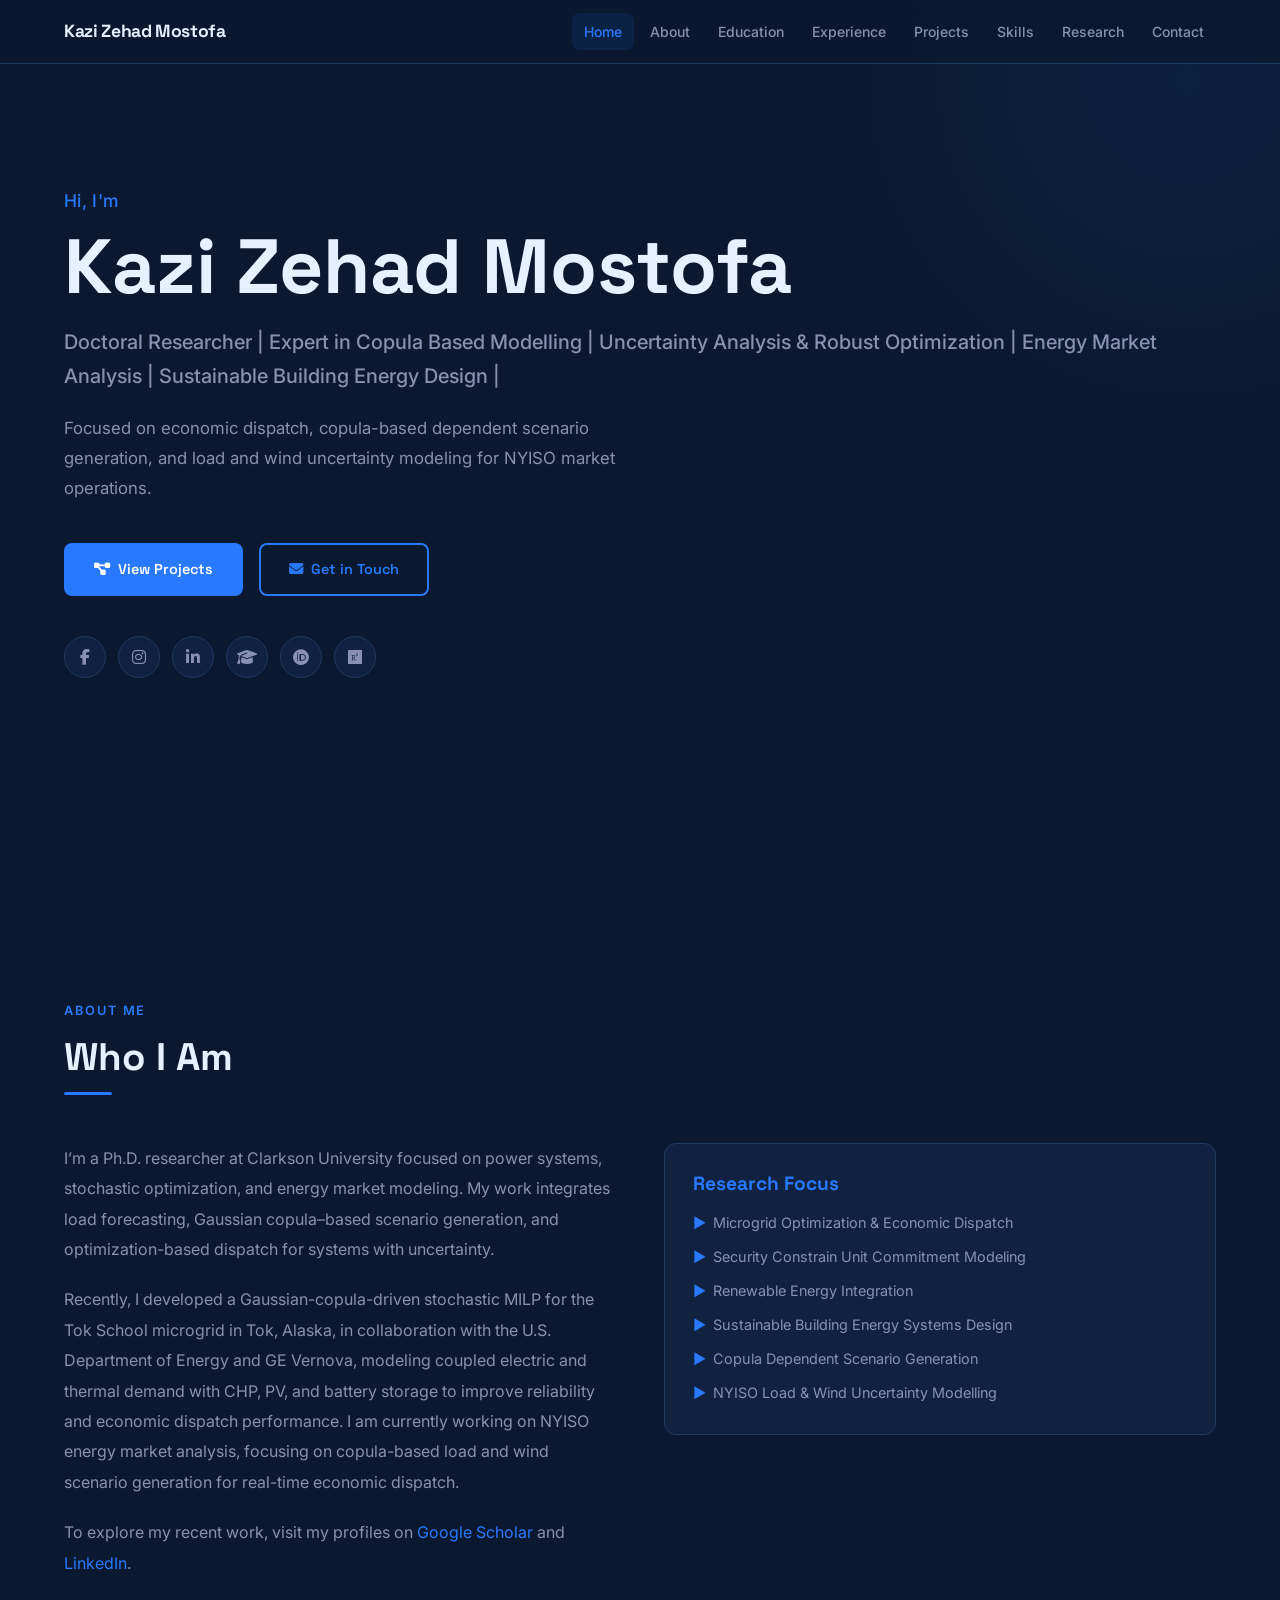
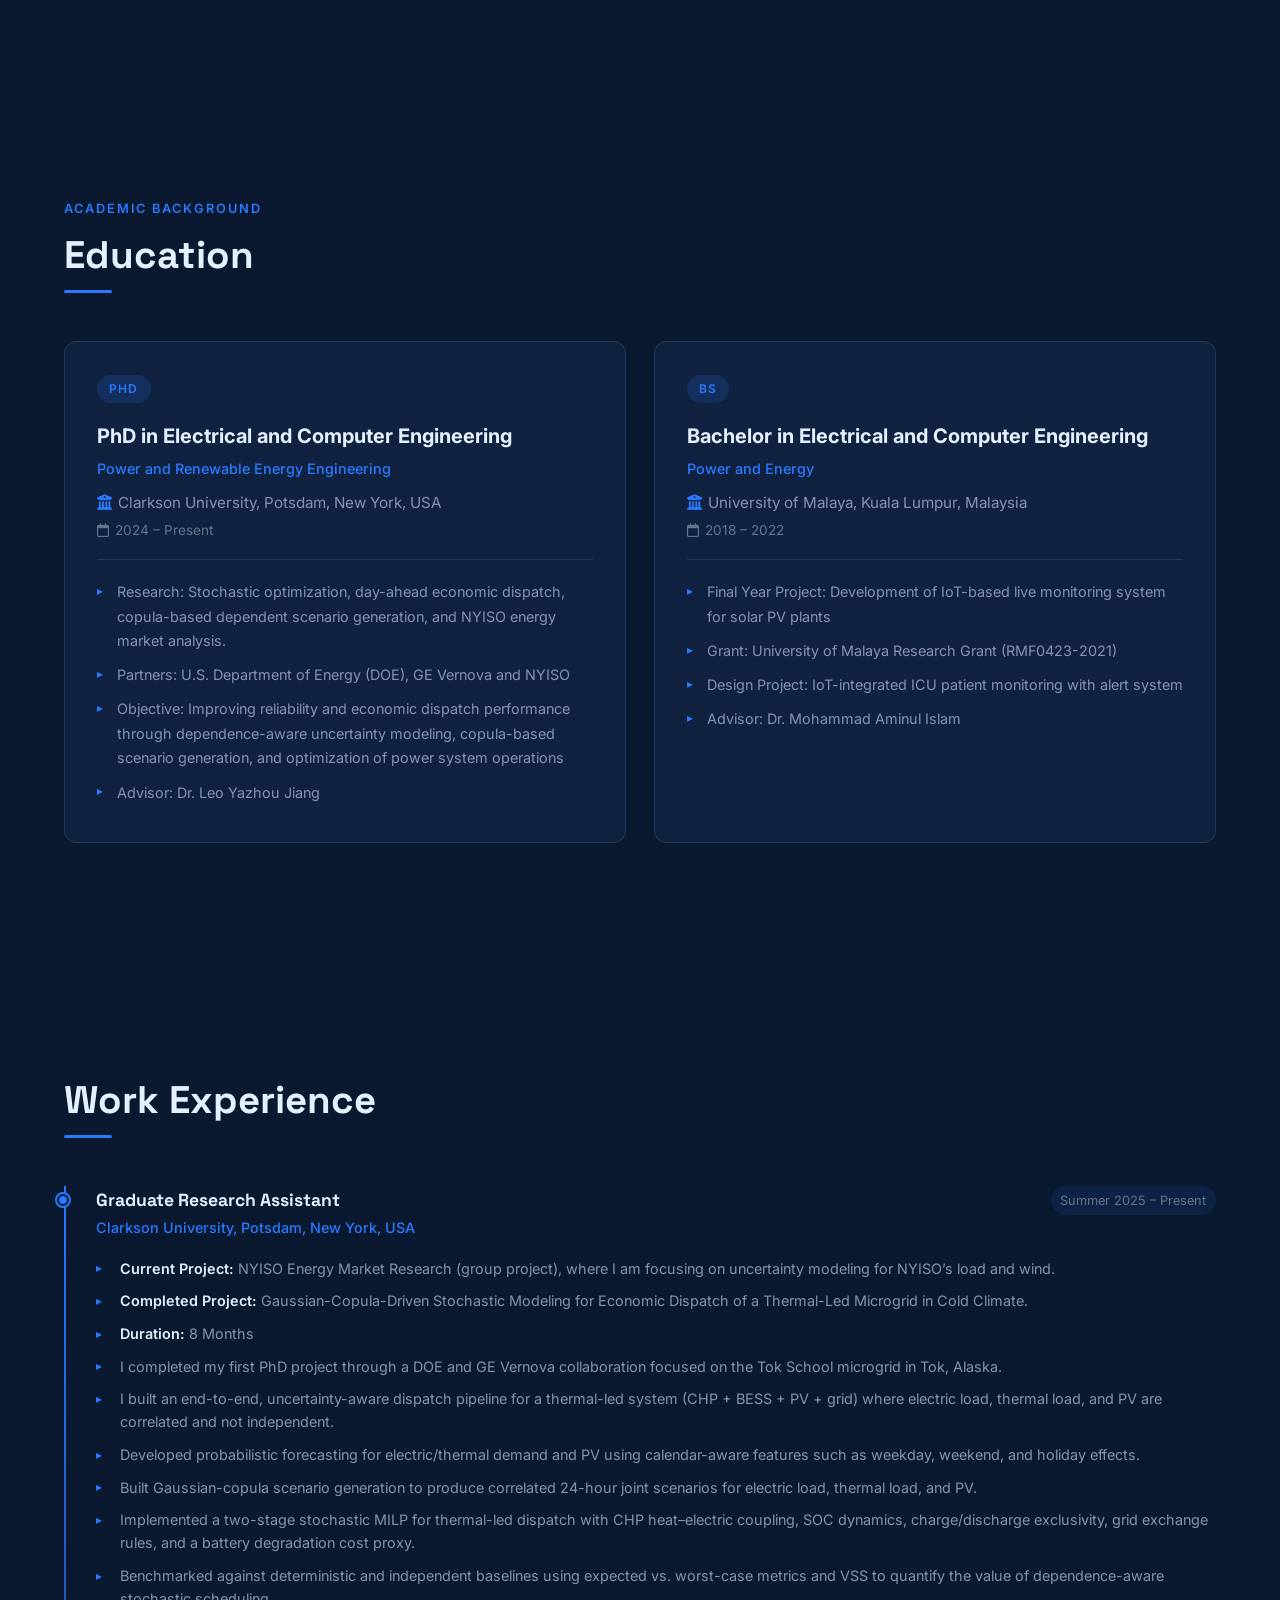
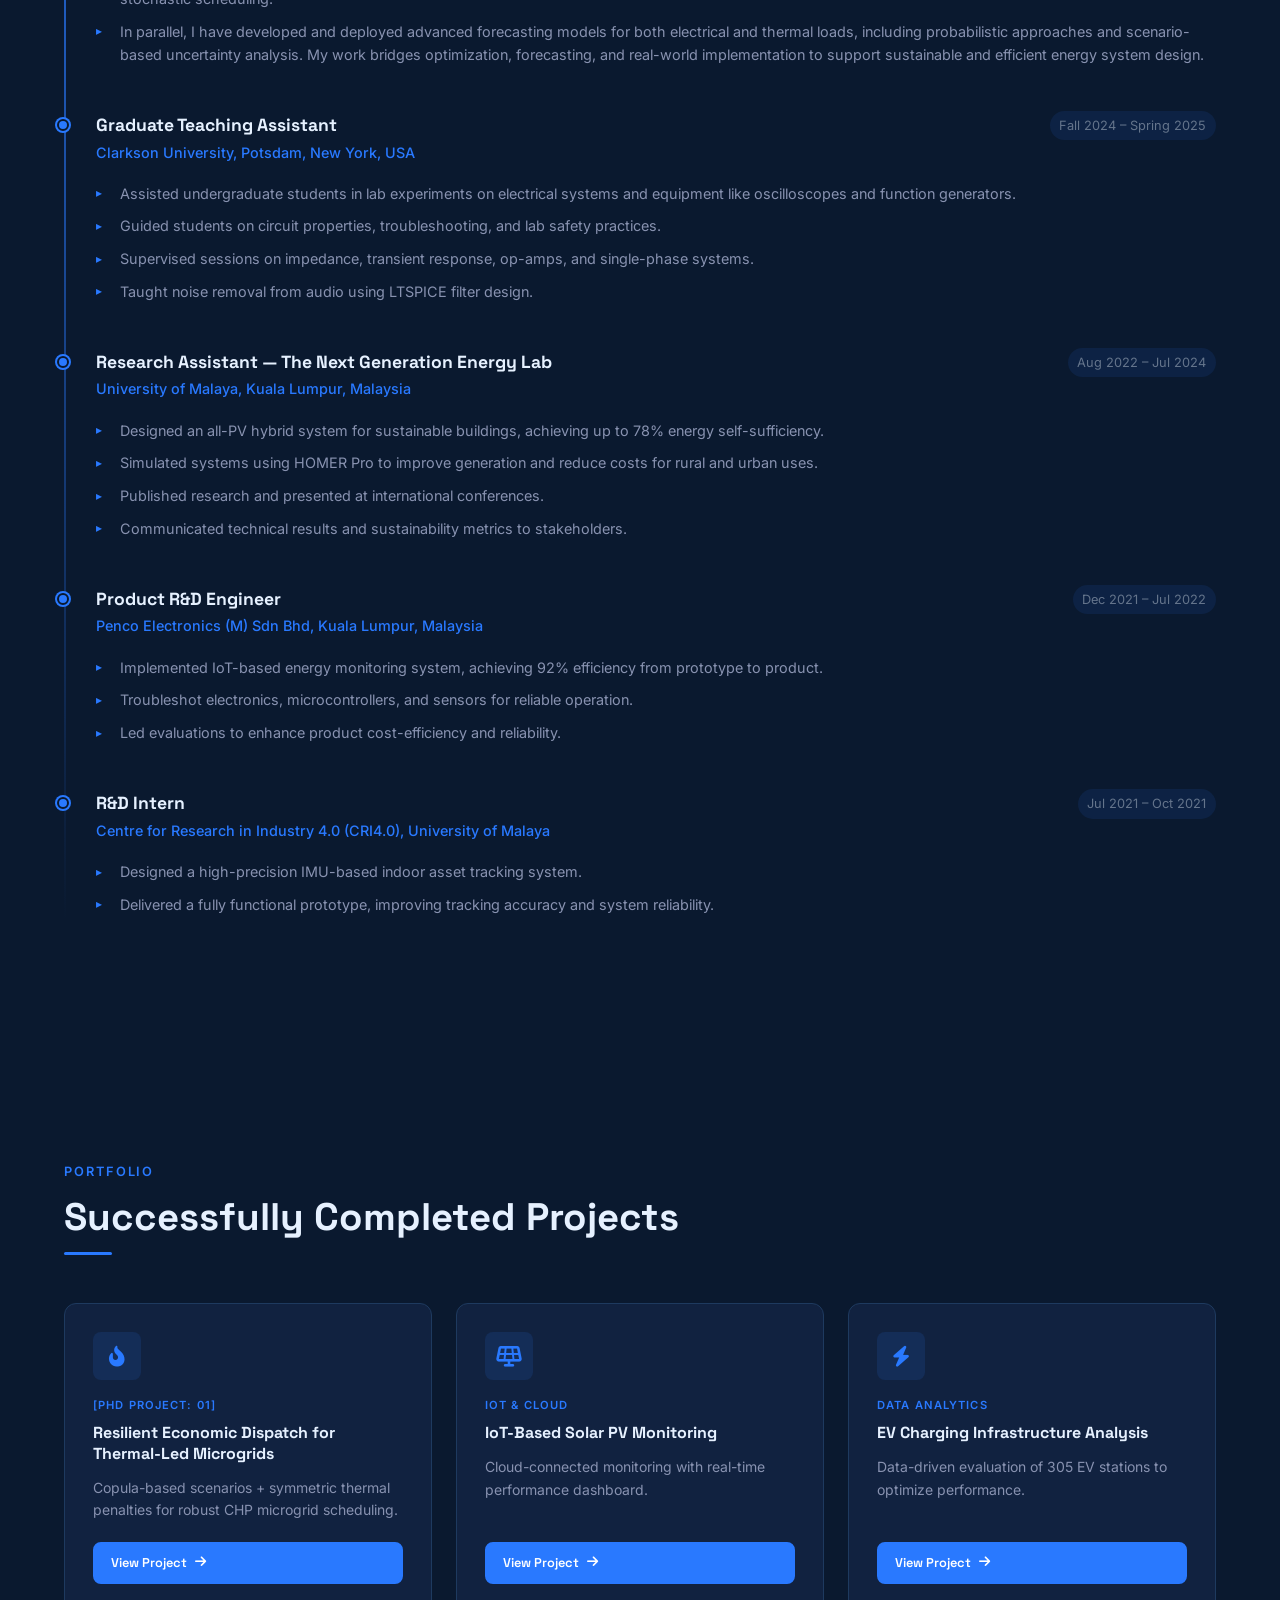
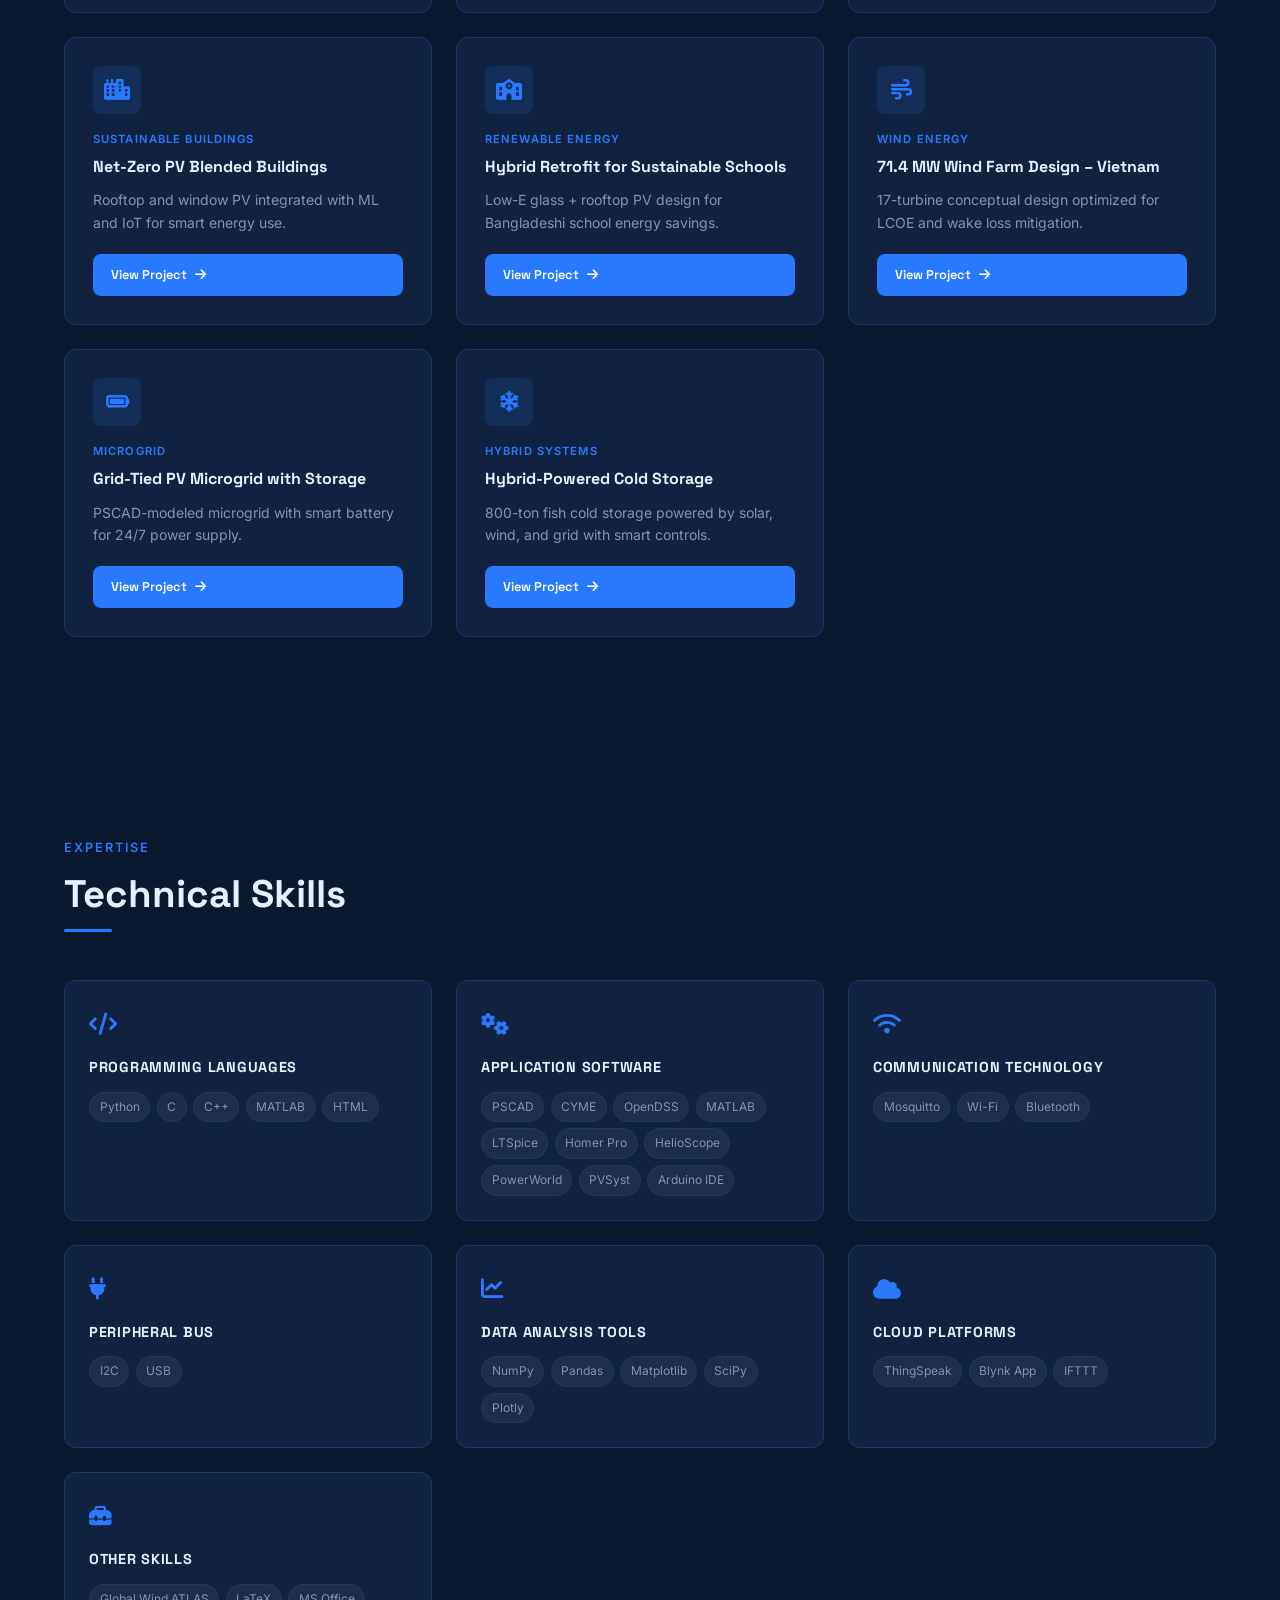
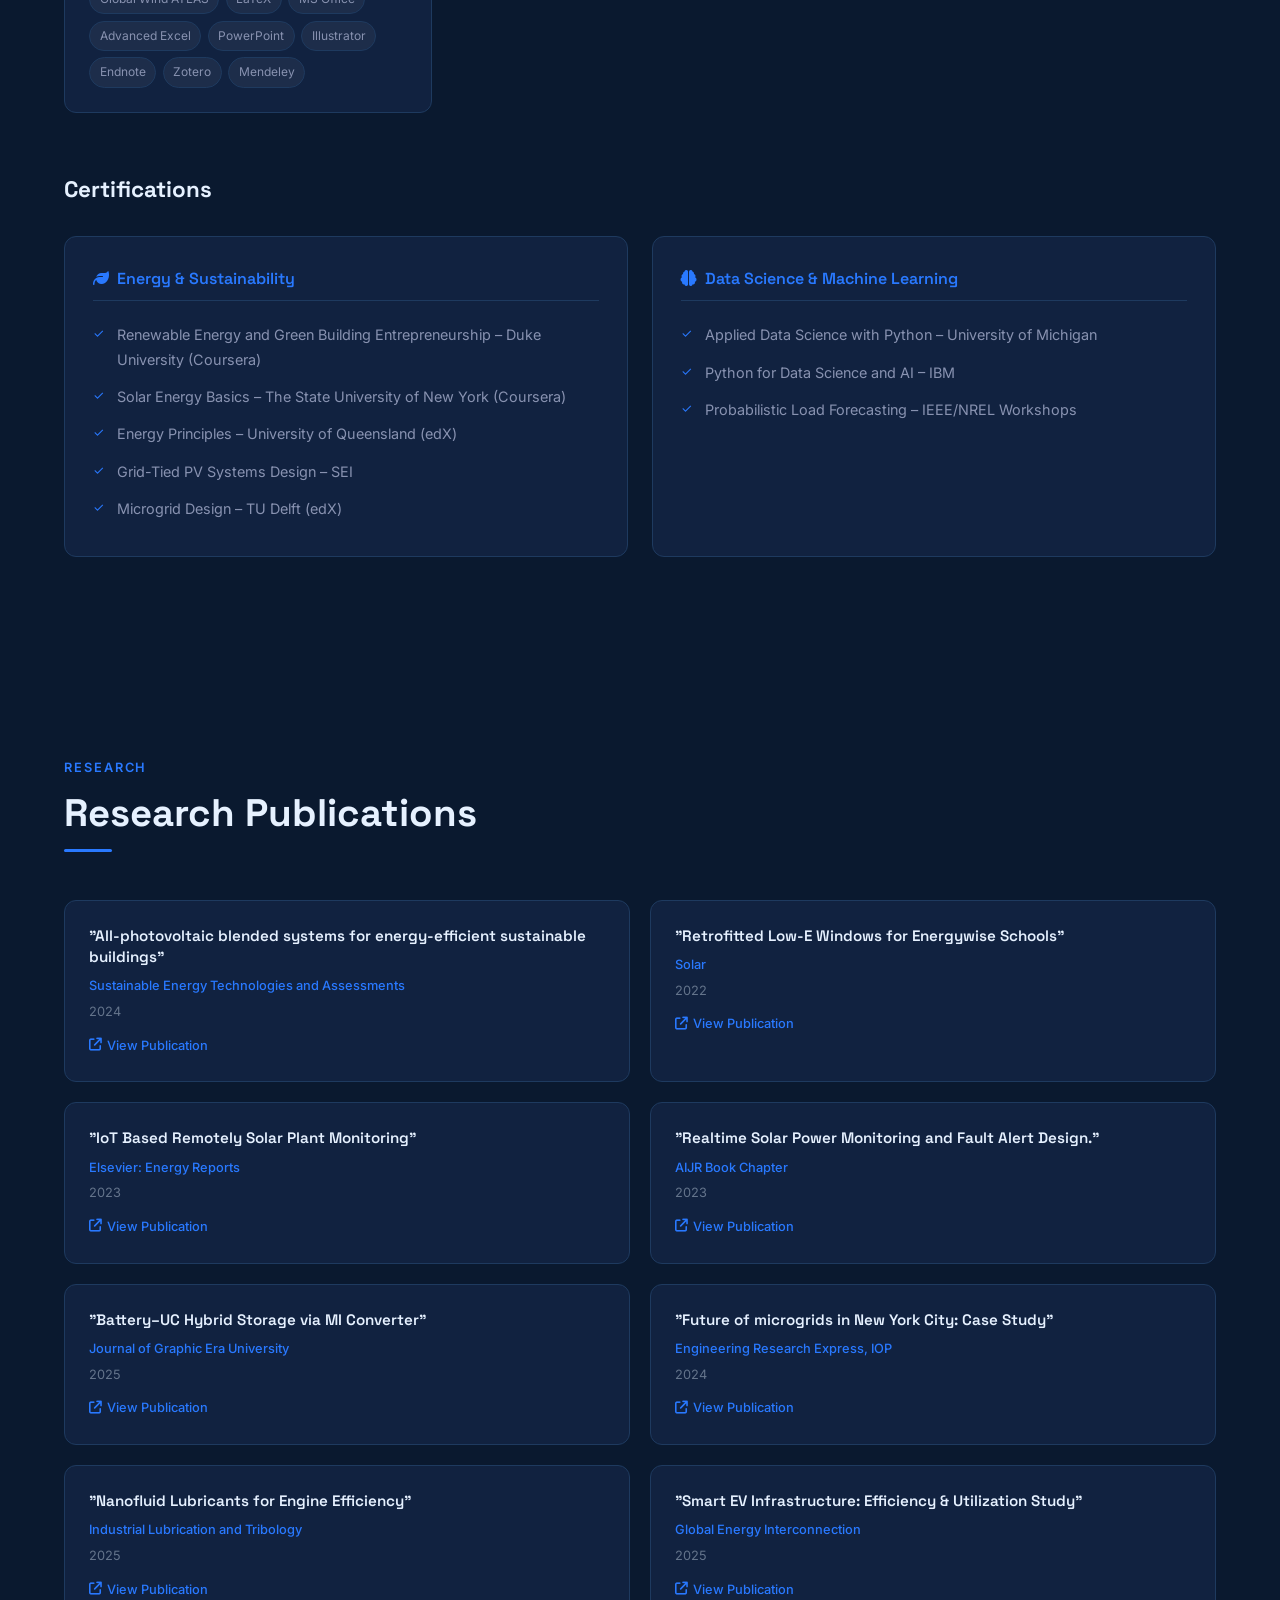
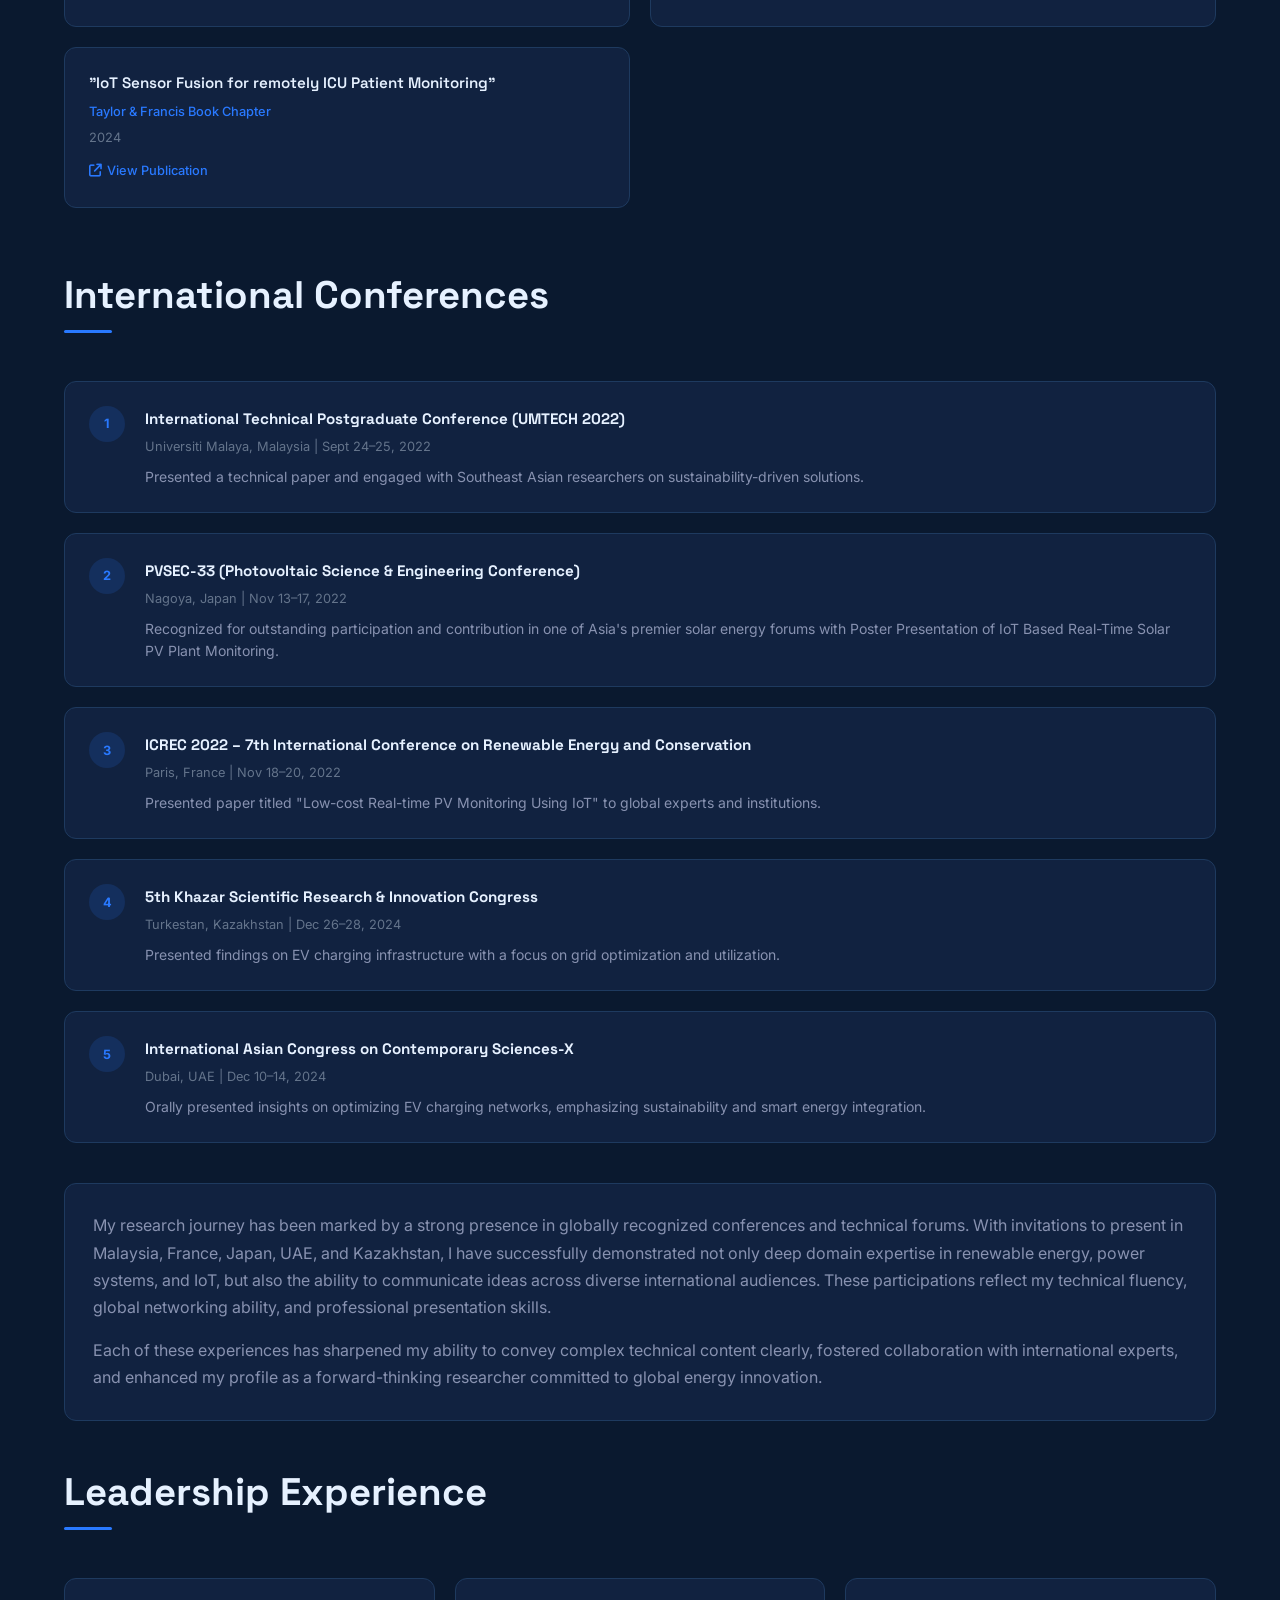
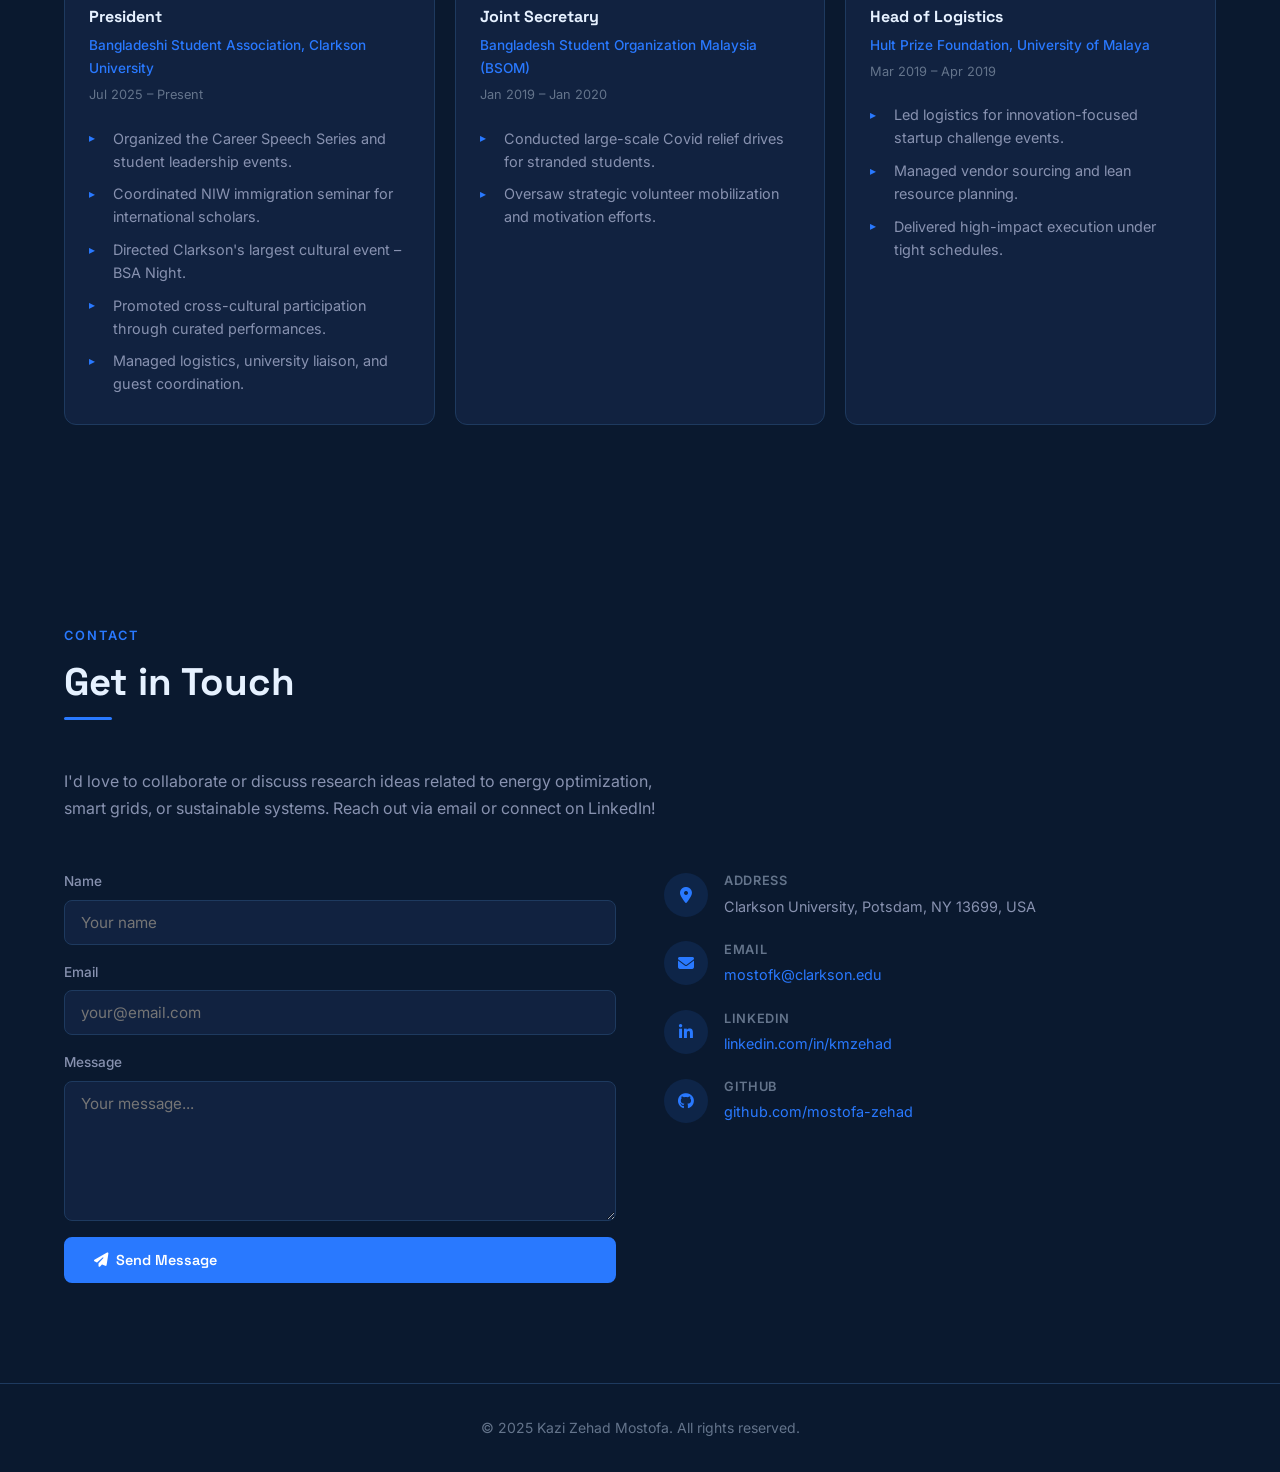
<file: index.html>
<!DOCTYPE html>
<html lang="en">
<head>
  <meta charset="UTF-8" />
  <meta name="viewport" content="width=device-width, initial-scale=1.0" />
  <title>Kazi Zehad Mostofa — Portfolio</title>
  <meta name="description" content="Graduate Research Assistant at Clarkson University. Power Systems, Microgrid Optimization, Probabilistic Load Forecasting, Renewable Energy." />

  <!-- Google Fonts -->
  <link rel="preconnect" href="https://fonts.googleapis.com" />
  <link rel="preconnect" href="https://fonts.gstatic.com" crossorigin />
  <link href="https://fonts.googleapis.com/css2?family=Inter:wght@300;400;500;600;700&family=Space+Grotesk:wght@400;500;600;700&display=swap" rel="stylesheet" />

  <!-- Font Awesome -->
  <link rel="stylesheet" href="https://cdnjs.cloudflare.com/ajax/libs/font-awesome/6.4.0/css/all.min.css" />

  <!-- Portfolio CSS -->
  <link rel="stylesheet" href="assets/css/portfolio.css" />
</head>
<body>

  <!-- Navbar -->
  <nav id="navbar" role="navigation" aria-label="Main navigation">
    <div class="nav-inner">
      <a href="#hero" class="nav-brand">Kazi Zehad Mostofa</a>
      <div class="nav-links">
        <a href="#hero">Home</a>
        <a href="#about">About</a>
        <a href="#education">Education</a>
        <a href="#experience">Experience</a>
        <a href="#projects">Projects</a>
        <a href="#skills">Skills</a>
        <a href="#research">Research</a>
        <a href="#contact">Contact</a>
      </div>
      <button class="nav-hamburger" id="nav-hamburger" aria-label="Toggle navigation" aria-expanded="false">
        <span></span>
        <span></span>
        <span></span>
      </button>
    </div>
  </nav>

  <!-- Mobile Nav -->
  <div class="nav-mobile" id="nav-mobile">
    <a href="#hero">Home</a>
    <a href="#about">About</a>
    <a href="#education">Education</a>
    <a href="#experience">Experience</a>
    <a href="#projects">Projects</a>
    <a href="#skills">Skills</a>
    <a href="#research">Research</a>
    <a href="#contact">Contact</a>
  </div>

  <main>

    <!-- Section 1: Hero -->
    <section id="hero">
      <div class="container">
        <div class="fade-in">
          <p class="hero-intro">Hi, I'm</p>
          <h1 class="hero-name">Kazi Zehad Mostofa</h1>
          <p class="hero-title">Doctoral Researcher | Expert in Copula Based Modelling | Uncertainty Analysis & Robust Optimization | Energy Market Analysis | Sustainable Building Energy Design |</p>
          <p class="hero-desc">Focused on economic dispatch, copula-based dependent scenario generation, and load and wind uncertainty modeling for NYISO market operations.</p>
          <div class="hero-actions">
            <a href="#projects" class="btn-primary"><i class="fa-solid fa-diagram-project"></i> View Projects</a>
            <a href="#contact" class="btn-outline"><i class="fa-solid fa-envelope"></i> Get in Touch</a>
          </div>
          <div class="social-links">
            <a href="https://www.facebook.com/ZeeeHad/" target="_blank" rel="noopener noreferrer" aria-label="Facebook"><i class="fa-brands fa-facebook-f"></i></a>
            <a href="https://www.instagram.com/zeee.had?igsh=MTN2eGo4bXg1Nnl6YQ%3D%3D&utm_source=qr" target="_blank" rel="noopener noreferrer" aria-label="Instagram"><i class="fa-brands fa-instagram"></i></a>
            <a href="https://www.linkedin.com/in/kmzehad/" target="_blank" rel="noopener noreferrer" aria-label="LinkedIn"><i class="fa-brands fa-linkedin-in"></i></a>
            <a href="https://scholar.google.com/citations?user=7v_fFJYAAAAJ&hl=en" target="_blank" rel="noopener noreferrer" aria-label="Google Scholar"><i class="fa-solid fa-graduation-cap"></i></a>
            <a href="https://orcid.org/my-orcid?orcid=0000-0001-6263-1922" target="_blank" rel="noopener noreferrer" aria-label="ORCID"><i class="fa-brands fa-orcid"></i></a>
            <a href="https://www.researchgate.net/profile/Kazi_Mostofa?ev=hdr_xprf" target="_blank" rel="noopener noreferrer" aria-label="ResearchGate"><i class="fa-brands fa-researchgate"></i></a>
          </div>
        </div>
      </div>
    </section>

    <!-- Section 2: About -->
    <section id="about">
      <div class="container">
        <span class="section-label fade-in">About Me</span>
        <h2 class="section-heading fade-in">Who I Am</h2>
        <div class="about-grid fade-in">
          <div class="about-text">
            <p>I’m a Ph.D. researcher at Clarkson University focused on power systems, stochastic optimization, and energy market modeling. My work integrates load forecasting, Gaussian copula–based scenario generation, and optimization-based dispatch for systems with uncertainty.</p>
            <p>Recently, I developed a Gaussian-copula-driven stochastic MILP for the Tok School microgrid in Tok, Alaska, in collaboration with the U.S. Department of Energy and GE Vernova, modeling coupled electric and thermal demand with CHP, PV, and battery storage to improve reliability and economic dispatch performance. I am currently working on NYISO energy market analysis, focusing on copula-based load and wind scenario generation for real-time economic dispatch.</p>
            <p>To explore my recent work, visit my profiles on <a href="https://scholar.google.com/citations?user=7v_fFJYAAAAJ&hl=en" target="_blank" rel="noopener noreferrer">Google Scholar</a> and <a href="https://www.linkedin.com/in/kmzehad/" target="_blank" rel="noopener noreferrer">LinkedIn</a>.</p>
          </div>
          <div class="about-highlights">
            <div class="card">
              <h4 style="color:var(--accent);margin-bottom:1rem;font-family:var(--font-heading);">Research Focus</h4>
              <ul style="list-style:none;padding:0;display:flex;flex-direction:column;gap:0.6rem;">
                <li style="color:var(--text-secondary);font-size:0.9rem;padding-left:1.25rem;position:relative;"><span style="position:absolute;left:0;color:var(--accent);">&#9658;</span> Microgrid Optimization &amp; Economic Dispatch</li>
                <li style="color:var(--text-secondary);font-size:0.9rem;padding-left:1.25rem;position:relative;"><span style="position:absolute;left:0;color:var(--accent);">&#9658;</span> Security Constrain Unit Commitment Modeling</li>
                <li style="color:var(--text-secondary);font-size:0.9rem;padding-left:1.25rem;position:relative;"><span style="position:absolute;left:0;color:var(--accent);">&#9658;</span> Renewable Energy Integration</li>
                <li style="color:var(--text-secondary);font-size:0.9rem;padding-left:1.25rem;position:relative;"><span style="position:absolute;left:0;color:var(--accent);">&#9658;</span> Sustainable Building Energy Systems Design</li>
                <li style="color:var(--text-secondary);font-size:0.9rem;padding-left:1.25rem;position:relative;"><span style="position:absolute;left:0;color:var(--accent);">&#9658;</span> Copula Dependent Scenario Generation</li>
                <li style="color:var(--text-secondary);font-size:0.9rem;padding-left:1.25rem;position:relative;"><span style="position:absolute;left:0;color:var(--accent);">&#9658;</span> NYISO Load &amp; Wind Uncertainty Modelling</li>
              </ul>
            </div>
          </div>
        </div>
      </div>
    </section>

    <!-- Section 3: Education -->
    <section id="education">
      <div class="container">
        <span class="section-label fade-in">Academic Background</span>
        <h2 class="section-heading fade-in">Education</h2>
        <div class="edu-grid">

          <div class="edu-card fade-in">
            <span class="edu-badge">PhD</span>
            <div class="edu-degree">PhD in Electrical and Computer Engineering</div>
            <div class="edu-focus">Power and Renewable Energy Engineering</div>
            <div class="edu-school"><i class="fa-solid fa-building-columns" style="color:var(--accent);margin-right:0.4rem;"></i>Clarkson University, Potsdam, New York, USA</div>
            <div class="edu-period"><i class="fa-regular fa-calendar" style="margin-right:0.4rem;"></i>2024 – Present</div>
            <div class="edu-details">
              <ul>
                <li>Research: Stochastic optimization, day-ahead economic dispatch, copula-based dependent scenario generation, and NYISO energy market analysis.</li>
                <li>Partners: U.S. Department of Energy (DOE), GE Vernova and NYISO </li>
                <li>Objective: Improving reliability and economic dispatch performance through dependence-aware uncertainty modeling, copula-based scenario generation, and optimization of power system operations</li>
                <li>Advisor: Dr. Leo Yazhou Jiang</li>
              </ul>
            </div>
          </div>

          <div class="edu-card fade-in">
            <span class="edu-badge">BS</span>
            <div class="edu-degree">Bachelor in Electrical and Computer Engineering</div>
            <div class="edu-focus">Power and Energy</div>
            <div class="edu-school"><i class="fa-solid fa-building-columns" style="color:var(--accent);margin-right:0.4rem;"></i>University of Malaya, Kuala Lumpur, Malaysia</div>
            <div class="edu-period"><i class="fa-regular fa-calendar" style="margin-right:0.4rem;"></i>2018 – 2022</div>
            <div class="edu-details">
              <ul>
                <li>Final Year Project: Development of IoT-based live monitoring system for solar PV plants</li>
                <li>Grant: University of Malaya Research Grant (RMF0423-2021)</li>
                <li>Design Project: IoT-integrated ICU patient monitoring with alert system</li>
                <li>Advisor: Dr. Mohammad Aminul Islam</li>
              </ul>
            </div>
          </div>

        </div>
      </div>
    </section>

    <!-- Section 4: Work Experience -->
    <section id="experience">
      <div class="container">
        <span class="section-label fade-in">Career</span>
        <h2 class="section-heading fade-in">Work Experience</h2>
        <div class="timeline">

          <div class="timeline-item fade-in">
            <div class="job-header">
              <div>
                <div class="job-title">Graduate Research Assistant</div>
                <div class="job-company">Clarkson University, Potsdam, New York, USA</div>
              </div>
              <span class="job-period">Summer 2025 – Present</span>
            </div>
            <ul class="job-bullets">
              <li><strong>Current Project:</strong> NYISO Energy Market Research (group project), where I am focusing on uncertainty modeling for NYISO’s load and wind.</li>
              <li><strong>Completed Project:</strong> Gaussian-Copula-Driven Stochastic Modeling for Economic Dispatch of a Thermal-Led Microgrid in Cold Climate.</li>
              <li><strong>Duration:</strong> 8 Months</li>
              <li>I completed my first PhD project through a DOE and GE Vernova collaboration focused on the Tok School microgrid in Tok, Alaska.</li>
              <li>I built an end-to-end, uncertainty-aware dispatch pipeline for a thermal-led system (CHP + BESS + PV + grid) where electric load, thermal load, and PV are correlated and not independent.</li>
              <li>Developed probabilistic forecasting for electric/thermal demand and PV using calendar-aware features such as weekday, weekend, and holiday effects.</li>
              <li>Built Gaussian-copula scenario generation to produce correlated 24-hour joint scenarios for electric load, thermal load, and PV.</li>
              <li>Implemented a two-stage stochastic MILP for thermal-led dispatch with CHP heat–electric coupling, SOC dynamics, charge/discharge exclusivity, grid exchange rules, and a battery degradation cost proxy.</li>
              <li>Benchmarked against deterministic and independent baselines using expected vs. worst-case metrics and VSS to quantify the value of dependence-aware stochastic scheduling.</li>
              <li>In parallel, I have developed and deployed advanced forecasting models for both electrical and thermal loads, including probabilistic approaches and scenario-based uncertainty analysis. My work bridges optimization, forecasting, and real-world implementation to support sustainable and efficient energy system design.</li>
            </ul>
          </div>

          <div class="timeline-item fade-in">
            <div class="job-header">
              <div>
                <div class="job-title">Graduate Teaching Assistant</div>
                <div class="job-company">Clarkson University, Potsdam, New York, USA</div>
              </div>
              <span class="job-period">Fall 2024 – Spring 2025</span>
            </div>
            <ul class="job-bullets">
              <li>Assisted undergraduate students in lab experiments on electrical systems and equipment like oscilloscopes and function generators.</li>
              <li>Guided students on circuit properties, troubleshooting, and lab safety practices.</li>
              <li>Supervised sessions on impedance, transient response, op-amps, and single-phase systems.</li>
              <li>Taught noise removal from audio using LTSPICE filter design.</li>
            </ul>
          </div>

          <div class="timeline-item fade-in">
            <div class="job-header">
              <div>
                <div class="job-title">Research Assistant — The Next Generation Energy Lab</div>
                <div class="job-company">University of Malaya, Kuala Lumpur, Malaysia</div>
              </div>
              <span class="job-period">Aug 2022 – Jul 2024</span>
            </div>
            <ul class="job-bullets">
              <li>Designed an all-PV hybrid system for sustainable buildings, achieving up to 78% energy self-sufficiency.</li>
              <li>Simulated systems using HOMER Pro to improve generation and reduce costs for rural and urban uses.</li>
              <li>Published research and presented at international conferences.</li>
              <li>Communicated technical results and sustainability metrics to stakeholders.</li>
            </ul>
          </div>

          <div class="timeline-item fade-in">
            <div class="job-header">
              <div>
                <div class="job-title">Product R&amp;D Engineer</div>
                <div class="job-company">Penco Electronics (M) Sdn Bhd, Kuala Lumpur, Malaysia</div>
              </div>
              <span class="job-period">Dec 2021 – Jul 2022</span>
            </div>
            <ul class="job-bullets">
              <li>Implemented IoT-based energy monitoring system, achieving 92% efficiency from prototype to product.</li>
              <li>Troubleshot electronics, microcontrollers, and sensors for reliable operation.</li>
              <li>Led evaluations to enhance product cost-efficiency and reliability.</li>
            </ul>
          </div>

          <div class="timeline-item fade-in">
            <div class="job-header">
              <div>
                <div class="job-title">R&amp;D Intern</div>
                <div class="job-company">Centre for Research in Industry 4.0 (CRI4.0), University of Malaya</div>
              </div>
              <span class="job-period">Jul 2021 – Oct 2021</span>
            </div>
            <ul class="job-bullets">
              <li>Designed a high-precision IMU-based indoor asset tracking system.</li>
              <li>Delivered a fully functional prototype, improving tracking accuracy and system reliability.</li>
            </ul>
          </div>

        </div>
      </div>
    </section>

    <!-- Section 5: Projects -->
    <section id="projects">
      <div class="container">
        <span class="section-label fade-in">Portfolio</span>
        <h2 class="section-heading fade-in">Successfully Completed Projects</h2>
        <div class="projects-grid">

          <div class="project-card fade-in">
            <div class="project-icon"><i class="fa-solid fa-fire-flame-curved"></i></div>
            <div class="project-tag">[PhD Project: 01]</div>
            <div class="project-title">Resilient Economic Dispatch for Thermal-Led Microgrids</div>
            <p class="project-desc">Copula-based scenarios + symmetric thermal penalties for robust CHP microgrid scheduling.</p>
            <a href="project0.html" class="btn-primary" style="font-size:0.8rem;padding:0.5rem 1rem;margin-top:auto;">View Project <i class="fa-solid fa-arrow-right"></i></a>
          </div>

          <div class="project-card fade-in">
            <div class="project-icon"><i class="fa-solid fa-solar-panel"></i></div>
            <div class="project-tag">IoT &amp; Cloud</div>
            <div class="project-title">IoT-Based Solar PV Monitoring</div>
            <p class="project-desc">Cloud-connected monitoring with real-time performance dashboard.</p>
            <a href="project1.html" class="btn-primary" style="font-size:0.8rem;padding:0.5rem 1rem;margin-top:auto;">View Project <i class="fa-solid fa-arrow-right"></i></a>
          </div>

          <div class="project-card fade-in">
            <div class="project-icon"><i class="fa-solid fa-bolt"></i></div>
            <div class="project-tag">Data Analytics</div>
            <div class="project-title">EV Charging Infrastructure Analysis</div>
            <p class="project-desc">Data-driven evaluation of 305 EV stations to optimize performance.</p>
            <a href="project2.html" class="btn-primary" style="font-size:0.8rem;padding:0.5rem 1rem;margin-top:auto;">View Project <i class="fa-solid fa-arrow-right"></i></a>
          </div>

          <div class="project-card fade-in">
            <div class="project-icon"><i class="fa-solid fa-city"></i></div>
            <div class="project-tag">Sustainable Buildings</div>
            <div class="project-title">Net-Zero PV Blended Buildings</div>
            <p class="project-desc">Rooftop and window PV integrated with ML and IoT for smart energy use.</p>
            <a href="project3.html" class="btn-primary" style="font-size:0.8rem;padding:0.5rem 1rem;margin-top:auto;">View Project <i class="fa-solid fa-arrow-right"></i></a>
          </div>

          <div class="project-card fade-in">
            <div class="project-icon"><i class="fa-solid fa-school"></i></div>
            <div class="project-tag">Renewable Energy</div>
            <div class="project-title">Hybrid Retrofit for Sustainable Schools</div>
            <p class="project-desc">Low-E glass + rooftop PV design for Bangladeshi school energy savings.</p>
            <a href="project4.html" class="btn-primary" style="font-size:0.8rem;padding:0.5rem 1rem;margin-top:auto;">View Project <i class="fa-solid fa-arrow-right"></i></a>
          </div>

          <div class="project-card fade-in">
            <div class="project-icon"><i class="fa-solid fa-wind"></i></div>
            <div class="project-tag">Wind Energy</div>
            <div class="project-title">71.4 MW Wind Farm Design – Vietnam</div>
            <p class="project-desc">17-turbine conceptual design optimized for LCOE and wake loss mitigation.</p>
            <a href="project5.html" class="btn-primary" style="font-size:0.8rem;padding:0.5rem 1rem;margin-top:auto;">View Project <i class="fa-solid fa-arrow-right"></i></a>
          </div>

          <div class="project-card fade-in">
            <div class="project-icon"><i class="fa-solid fa-battery-full"></i></div>
            <div class="project-tag">Microgrid</div>
            <div class="project-title">Grid-Tied PV Microgrid with Storage</div>
            <p class="project-desc">PSCAD-modeled microgrid with smart battery for 24/7 power supply.</p>
            <a href="project6.html" class="btn-primary" style="font-size:0.8rem;padding:0.5rem 1rem;margin-top:auto;">View Project <i class="fa-solid fa-arrow-right"></i></a>
          </div>

          <div class="project-card fade-in">
            <div class="project-icon"><i class="fa-solid fa-snowflake"></i></div>
            <div class="project-tag">Hybrid Systems</div>
            <div class="project-title">Hybrid-Powered Cold Storage</div>
            <p class="project-desc">800-ton fish cold storage powered by solar, wind, and grid with smart controls.</p>
            <a href="project7.html" class="btn-primary" style="font-size:0.8rem;padding:0.5rem 1rem;margin-top:auto;">View Project <i class="fa-solid fa-arrow-right"></i></a>
          </div>

        </div>
      </div>
    </section>

    <!-- Section 6: Skills -->
    <section id="skills">
      <div class="container">
        <span class="section-label fade-in">Expertise</span>
        <h2 class="section-heading fade-in">Technical Skills</h2>
        <div class="skills-grid">

          <div class="skill-card fade-in">
            <div class="skill-card-icon"><i class="fa-solid fa-code"></i></div>
            <div class="skill-card-title">Programming Languages</div>
            <div class="skill-pills">
              <span class="skill-pill">Python</span>
              <span class="skill-pill">C</span>
              <span class="skill-pill">C++</span>
              <span class="skill-pill">MATLAB</span>
              <span class="skill-pill">HTML</span>
            </div>
          </div>

          <div class="skill-card fade-in">
            <div class="skill-card-icon"><i class="fa-solid fa-cogs"></i></div>
            <div class="skill-card-title">Application Software</div>
            <div class="skill-pills">
              <span class="skill-pill">PSCAD</span>
              <span class="skill-pill">CYME</span>
              <span class="skill-pill">OpenDSS</span>
              <span class="skill-pill">MATLAB</span>
              <span class="skill-pill">LTSpice</span>
              <span class="skill-pill">Homer Pro</span>
              <span class="skill-pill">HelioScope</span>
              <span class="skill-pill">PowerWorld</span>
              <span class="skill-pill">PVSyst</span>
              <span class="skill-pill">Arduino IDE</span>
            </div>
          </div>

          <div class="skill-card fade-in">
            <div class="skill-card-icon"><i class="fa-solid fa-wifi"></i></div>
            <div class="skill-card-title">Communication Technology</div>
            <div class="skill-pills">
              <span class="skill-pill">Mosquitto</span>
              <span class="skill-pill">Wi-Fi</span>
              <span class="skill-pill">Bluetooth</span>
            </div>
          </div>

          <div class="skill-card fade-in">
            <div class="skill-card-icon"><i class="fa-solid fa-plug"></i></div>
            <div class="skill-card-title">Peripheral Bus</div>
            <div class="skill-pills">
              <span class="skill-pill">I2C</span>
              <span class="skill-pill">USB</span>
            </div>
          </div>

          <div class="skill-card fade-in">
            <div class="skill-card-icon"><i class="fa-solid fa-chart-line"></i></div>
            <div class="skill-card-title">Data Analysis Tools</div>
            <div class="skill-pills">
              <span class="skill-pill">NumPy</span>
              <span class="skill-pill">Pandas</span>
              <span class="skill-pill">Matplotlib</span>
              <span class="skill-pill">SciPy</span>
              <span class="skill-pill">Plotly</span>
            </div>
          </div>

          <div class="skill-card fade-in">
            <div class="skill-card-icon"><i class="fa-solid fa-cloud"></i></div>
            <div class="skill-card-title">Cloud Platforms</div>
            <div class="skill-pills">
              <span class="skill-pill">ThingSpeak</span>
              <span class="skill-pill">Blynk App</span>
              <span class="skill-pill">IFTTT</span>
            </div>
          </div>

          <div class="skill-card fade-in">
            <div class="skill-card-icon"><i class="fa-solid fa-toolbox"></i></div>
            <div class="skill-card-title">Other Skills</div>
            <div class="skill-pills">
              <span class="skill-pill">Global Wind ATLAS</span>
              <span class="skill-pill">LaTeX</span>
              <span class="skill-pill">MS Office</span>
              <span class="skill-pill">Advanced Excel</span>
              <span class="skill-pill">PowerPoint</span>
              <span class="skill-pill">Illustrator</span>
              <span class="skill-pill">Endnote</span>
              <span class="skill-pill">Zotero</span>
              <span class="skill-pill">Mendeley</span>
            </div>
          </div>

        </div>

        <!-- Certifications -->
        <div class="fade-in" style="margin-top:3rem;">
          <h3 style="font-family:var(--font-heading);font-size:1.4rem;color:var(--text-primary);margin-bottom:2rem;">Certifications</h3>
          <div class="grid-2">
            <div class="card">
              <div class="cert-group-title"><i class="fa-solid fa-leaf" style="margin-right:0.5rem;"></i>Energy &amp; Sustainability</div>
              <ul class="cert-list">
                <li>Renewable Energy and Green Building Entrepreneurship – Duke University (Coursera)</li>
                <li>Solar Energy Basics – The State University of New York (Coursera)</li>
                <li>Energy Principles – University of Queensland (edX)</li>
                <li>Grid-Tied PV Systems Design – SEI</li>
                <li>Microgrid Design – TU Delft (edX)</li>
              </ul>
            </div>
            <div class="card">
              <div class="cert-group-title"><i class="fa-solid fa-brain" style="margin-right:0.5rem;"></i>Data Science &amp; Machine Learning</div>
              <ul class="cert-list">
                <li>Applied Data Science with Python – University of Michigan</li>
                <li>Python for Data Science and AI – IBM</li>
                <li>Probabilistic Load Forecasting – IEEE/NREL Workshops</li>
              </ul>
            </div>
          </div>
        </div>

      </div>
    </section>

    <!-- Section 7: Research & Conferences -->
    <section id="research">
      <div class="container">
        <span class="section-label fade-in">Research</span>
        <h2 class="section-heading fade-in">Research Publications</h2>

        <div class="pub-grid">

          <div class="pub-card fade-in">
            <div class="pub-title">"All-photovoltaic blended systems for energy-efficient sustainable buildings"</div>
            <div class="pub-journal">Sustainable Energy Technologies and Assessments</div>
            <div class="pub-year">2024</div>
            <a href="https://www.sciencedirect.com/science/article/pii/S2213138824000328" target="_blank" rel="noopener noreferrer" class="pub-link"><i class="fa-solid fa-arrow-up-right-from-square"></i> View Publication</a>
          </div>

          <div class="pub-card fade-in">
            <div class="pub-title">"Retrofitted Low-E Windows for Energywise Schools"</div>
            <div class="pub-journal">Solar</div>
            <div class="pub-year">2022</div>
            <a href="https://www.mdpi.com/2673-9941/2/4/32" target="_blank" rel="noopener noreferrer" class="pub-link"><i class="fa-solid fa-arrow-up-right-from-square"></i> View Publication</a>
          </div>

          <div class="pub-card fade-in">
            <div class="pub-title">"IoT Based Remotely Solar Plant Monitoring"</div>
            <div class="pub-journal">Elsevier: Energy Reports</div>
            <div class="pub-year">2023</div>
            <a href="https://www.sciencedirect.com/science/article/pii/S2352484723012969" target="_blank" rel="noopener noreferrer" class="pub-link"><i class="fa-solid fa-arrow-up-right-from-square"></i> View Publication</a>
          </div>

          <div class="pub-card fade-in">
            <div class="pub-title">"Realtime Solar Power Monitoring and Fault Alert Design."</div>
            <div class="pub-journal">AIJR Book Chapter</div>
            <div class="pub-year">2023</div>
            <a href="https://books.aijr.org/index.php/press/catalog/book/141/chapter/2322" target="_blank" rel="noopener noreferrer" class="pub-link"><i class="fa-solid fa-arrow-up-right-from-square"></i> View Publication</a>
          </div>

          <div class="pub-card fade-in">
            <div class="pub-title">"Battery–UC Hybrid Storage via MI Converter"</div>
            <div class="pub-journal">Journal of Graphic Era University</div>
            <div class="pub-year">2025</div>
            <a href="https://www.riverpublishersjournal.com/index.php/JGEU/article/view/384" target="_blank" rel="noopener noreferrer" class="pub-link"><i class="fa-solid fa-arrow-up-right-from-square"></i> View Publication</a>
          </div>

          <div class="pub-card fade-in">
            <div class="pub-title">"Future of microgrids in New York City: Case Study"</div>
            <div class="pub-journal">Engineering Research Express, IOP</div>
            <div class="pub-year">2024</div>
            <a href="https://iopscience.iop.org/article/10.1088/2631-8695/adf031/meta" target="_blank" rel="noopener noreferrer" class="pub-link"><i class="fa-solid fa-arrow-up-right-from-square"></i> View Publication</a>
          </div>

          <div class="pub-card fade-in">
            <div class="pub-title">"Nanofluid Lubricants for Engine Efficiency"</div>
            <div class="pub-journal">Industrial Lubrication and Tribology</div>
            <div class="pub-year">2025</div>
            <a href="https://www.emerald.com/ilt/article-abstract/doi/10.1108/ILT-03-2025-0109/1270907" target="_blank" rel="noopener noreferrer" class="pub-link"><i class="fa-solid fa-arrow-up-right-from-square"></i> View Publication</a>
          </div>

          <div class="pub-card fade-in">
            <div class="pub-title">"Smart EV Infrastructure: Efficiency &amp; Utilization Study"</div>
            <div class="pub-journal">Global Energy Interconnection</div>
            <div class="pub-year">2025</div>
            <a href="https://www.sciencedirect.com/science/article/pii/S2096511725000842" target="_blank" rel="noopener noreferrer" class="pub-link"><i class="fa-solid fa-arrow-up-right-from-square"></i> View Publication</a>
          </div>

          <div class="pub-card fade-in">
            <div class="pub-title">"IoT Sensor Fusion for remotely ICU Patient Monitoring"</div>
            <div class="pub-journal">Taylor &amp; Francis Book Chapter</div>
            <div class="pub-year">2024</div>
            <a href="https://www.taylorfrancis.com/chapters/edit/10.1201/9781003346678-17" target="_blank" rel="noopener noreferrer" class="pub-link"><i class="fa-solid fa-arrow-up-right-from-square"></i> View Publication</a>
          </div>

        </div>

        <!-- International Conferences -->
        <h2 class="section-heading fade-in" style="margin-top:4rem;">International Conferences</h2>

        <div class="conf-list">

          <div class="conf-item fade-in">
            <div class="conf-num">1</div>
            <div class="conf-body">
              <div class="conf-name">International Technical Postgraduate Conference (UMTECH 2022)</div>
              <div class="conf-location">Universiti Malaya, Malaysia | Sept 24–25, 2022</div>
              <p class="conf-desc">Presented a technical paper and engaged with Southeast Asian researchers on sustainability-driven solutions.</p>
            </div>
          </div>

          <div class="conf-item fade-in">
            <div class="conf-num">2</div>
            <div class="conf-body">
              <div class="conf-name">PVSEC-33 (Photovoltaic Science &amp; Engineering Conference)</div>
              <div class="conf-location">Nagoya, Japan | Nov 13–17, 2022</div>
              <p class="conf-desc">Recognized for outstanding participation and contribution in one of Asia's premier solar energy forums with Poster Presentation of IoT Based Real-Time Solar PV Plant Monitoring.</p>
            </div>
          </div>

          <div class="conf-item fade-in">
            <div class="conf-num">3</div>
            <div class="conf-body">
              <div class="conf-name">ICREC 2022 – 7th International Conference on Renewable Energy and Conservation</div>
              <div class="conf-location">Paris, France | Nov 18–20, 2022</div>
              <p class="conf-desc">Presented paper titled "Low-cost Real-time PV Monitoring Using IoT" to global experts and institutions.</p>
            </div>
          </div>

          <div class="conf-item fade-in">
            <div class="conf-num">4</div>
            <div class="conf-body">
              <div class="conf-name">5th Khazar Scientific Research &amp; Innovation Congress</div>
              <div class="conf-location">Turkestan, Kazakhstan | Dec 26–28, 2024</div>
              <p class="conf-desc">Presented findings on EV charging infrastructure with a focus on grid optimization and utilization.</p>
            </div>
          </div>

          <div class="conf-item fade-in">
            <div class="conf-num">5</div>
            <div class="conf-body">
              <div class="conf-name">International Asian Congress on Contemporary Sciences-X</div>
              <div class="conf-location">Dubai, UAE | Dec 10–14, 2024</div>
              <p class="conf-desc">Orally presented insights on optimizing EV charging networks, emphasizing sustainability and smart energy integration.</p>
            </div>
          </div>

        </div>

        <div class="card fade-in" style="margin-bottom:3rem;">
          <p>My research journey has been marked by a strong presence in globally recognized conferences and technical forums. With invitations to present in Malaysia, France, Japan, UAE, and Kazakhstan, I have successfully demonstrated not only deep domain expertise in renewable energy, power systems, and IoT, but also the ability to communicate ideas across diverse international audiences. These participations reflect my technical fluency, global networking ability, and professional presentation skills.</p>
          <p style="margin-top:0.75rem;">Each of these experiences has sharpened my ability to convey complex technical content clearly, fostered collaboration with international experts, and enhanced my profile as a forward-thinking researcher committed to global energy innovation.</p>
        </div>

        <!-- Leadership Experience -->
        <h2 class="section-heading fade-in" style="margin-top:3rem;">Leadership Experience</h2>
        <div class="leadership-grid">

          <div class="leadership-card fade-in">
            <div class="leadership-role">President</div>
            <div class="leadership-org"><a href="https://www.facebook.com/profile.php?id=100063484267783" target="_blank" rel="noopener noreferrer">Bangladeshi Student Association, Clarkson University</a></div>
            <div class="leadership-period">Jul 2025 – Present</div>
            <ul class="job-bullets">
              <li>Organized the Career Speech Series and student leadership events.</li>
              <li>Coordinated NIW immigration seminar for international scholars.</li>
              <li>Directed Clarkson's largest cultural event – BSA Night.</li>
              <li>Promoted cross-cultural participation through curated performances.</li>
              <li>Managed logistics, university liaison, and guest coordination.</li>
            </ul>
          </div>

          <div class="leadership-card fade-in">
            <div class="leadership-role">Joint Secretary</div>
            <div class="leadership-org"><a href="https://www.facebook.com/bsom.edu/" target="_blank" rel="noopener noreferrer">Bangladesh Student Organization Malaysia (BSOM)</a></div>
            <div class="leadership-period">Jan 2019 – Jan 2020</div>
            <ul class="job-bullets">
              <li>Conducted large-scale Covid relief drives for stranded students.</li>
              <li>Oversaw strategic volunteer mobilization and motivation efforts.</li>
            </ul>
          </div>

          <div class="leadership-card fade-in">
            <div class="leadership-role">Head of Logistics</div>
            <div class="leadership-org"><a href="https://www.facebook.com/hultprizeum2021/" target="_blank" rel="noopener noreferrer">Hult Prize Foundation, University of Malaya</a></div>
            <div class="leadership-period">Mar 2019 – Apr 2019</div>
            <ul class="job-bullets">
              <li>Led logistics for innovation-focused startup challenge events.</li>
              <li>Managed vendor sourcing and lean resource planning.</li>
              <li>Delivered high-impact execution under tight schedules.</li>
            </ul>
          </div>

        </div>

      </div>
    </section>

    <!-- Section 8: Contact -->
    <section id="contact">
      <div class="container">
        <span class="section-label fade-in">Contact</span>
        <h2 class="section-heading fade-in">Get in Touch</h2>
        <p class="fade-in" style="max-width:600px;margin-bottom:3rem;">I'd love to collaborate or discuss research ideas related to energy optimization, smart grids, or sustainable systems. Reach out via email or connect on LinkedIn!</p>

        <div class="contact-grid">

          <div class="fade-in">
            <form class="contact-form" action="https://formspree.io/f/xdkdvlyr" method="POST">
              <div class="form-group">
                <label for="contact-name">Name</label>
                <input type="text" id="contact-name" name="name" required placeholder="Your name" />
              </div>
              <div class="form-group">
                <label for="contact-email">Email</label>
                <input type="email" id="contact-email" name="email" required placeholder="your@email.com" />
              </div>
              <div class="form-group">
                <label for="contact-message">Message</label>
                <textarea id="contact-message" name="message" required placeholder="Your message..."></textarea>
              </div>
              <button type="submit" class="btn-primary"><i class="fa-solid fa-paper-plane"></i> Send Message</button>
            </form>
          </div>

          <div class="contact-info fade-in">
            <div class="contact-info-item">
              <div class="contact-info-icon"><i class="fa-solid fa-location-dot"></i></div>
              <div class="contact-info-text">
                <strong>Address</strong>
                Clarkson University, Potsdam, NY 13699, USA
              </div>
            </div>
            <div class="contact-info-item">
              <div class="contact-info-icon"><i class="fa-solid fa-envelope"></i></div>
              <div class="contact-info-text">
                <strong>Email</strong>
                <a href="mailto:mostofk@clarkson.edu">mostofk@clarkson.edu</a>
              </div>
            </div>
            <div class="contact-info-item">
              <div class="contact-info-icon"><i class="fa-brands fa-linkedin-in"></i></div>
              <div class="contact-info-text">
                <strong>LinkedIn</strong>
                <a href="https://www.linkedin.com/in/kmzehad/" target="_blank" rel="noopener noreferrer">linkedin.com/in/kmzehad</a>
              </div>
            </div>
            <div class="contact-info-item">
              <div class="contact-info-icon"><i class="fa-brands fa-github"></i></div>
              <div class="contact-info-text">
                <strong>GitHub</strong>
                <a href="https://github.com/mostofa-zehad" target="_blank" rel="noopener noreferrer">github.com/mostofa-zehad</a>
              </div>
            </div>
          </div>

        </div>
      </div>
    </section>

  </main>

  <footer>
    <div class="container">
      <p>&copy; 2025 Kazi Zehad Mostofa. All rights reserved.</p>
    </div>
  </footer>

  <script src="assets/js/portfolio.js"></script>
</body>
</html>
</file>
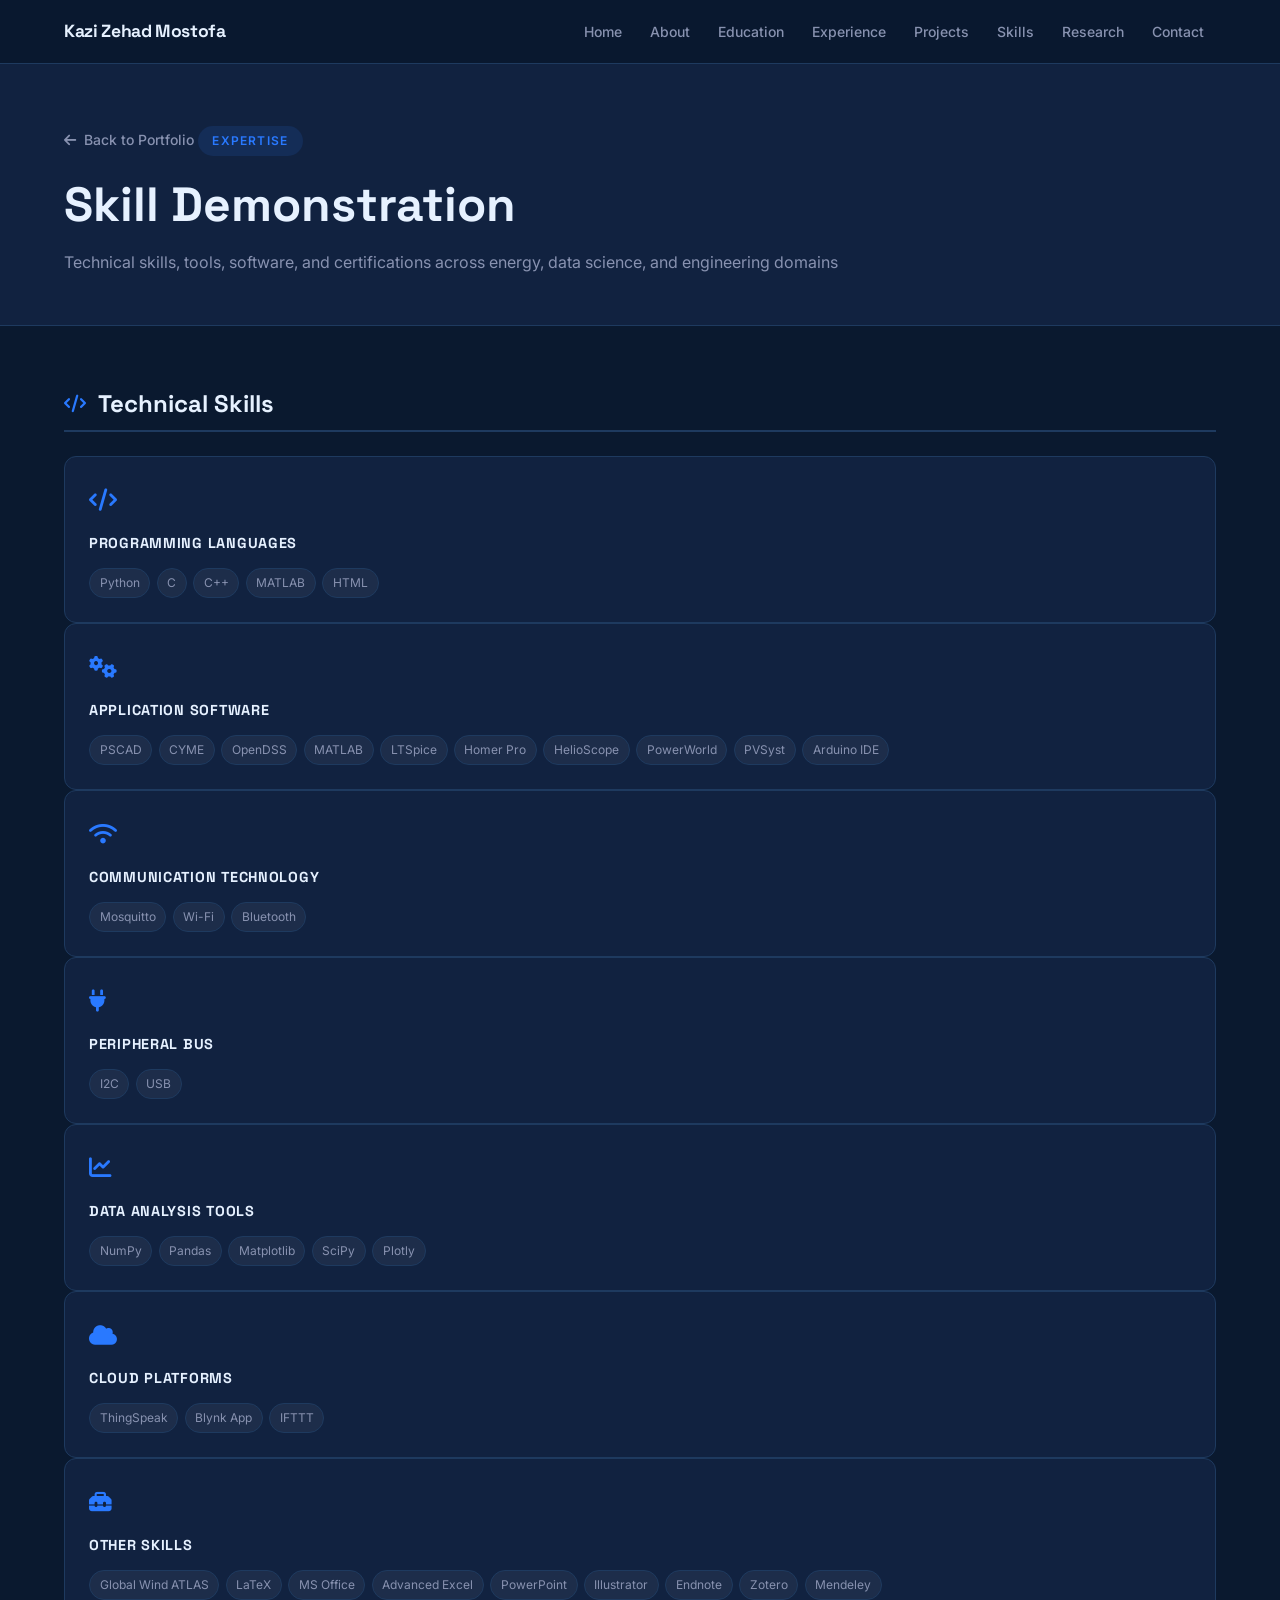
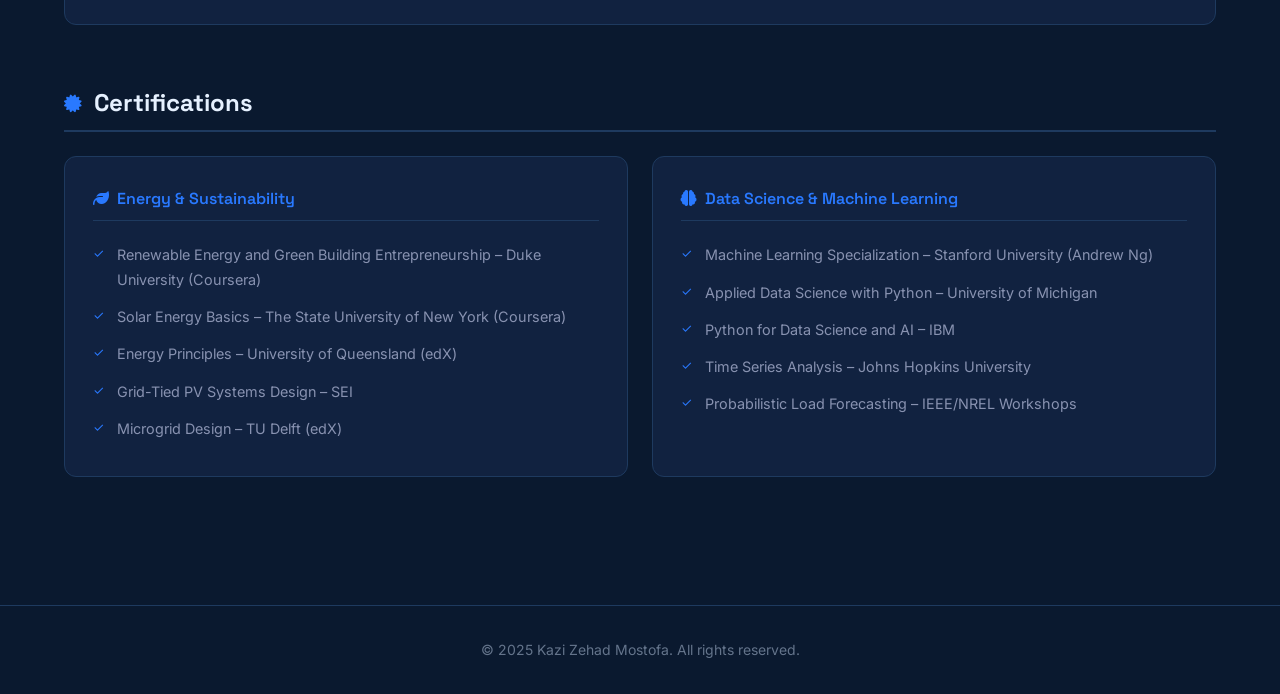
<file: skills.html>
<!DOCTYPE html>
<html lang="en">
<head>
  <meta charset="UTF-8" />
  <meta name="viewport" content="width=device-width, initial-scale=1.0" />
  <title>Skill Demonstration — Kazi Zehad Mostofa</title>

  <!-- Google Fonts -->
  <link rel="preconnect" href="https://fonts.googleapis.com" />
  <link rel="preconnect" href="https://fonts.gstatic.com" crossorigin />
  <link href="https://fonts.googleapis.com/css2?family=Inter:wght@300;400;500;600;700&family=Space+Grotesk:wght@400;500;600;700&display=swap" rel="stylesheet" />

  <!-- Font Awesome -->
  <link rel="stylesheet" href="https://cdnjs.cloudflare.com/ajax/libs/font-awesome/6.4.0/css/all.min.css" />

  <!-- Portfolio CSS -->
  <link rel="stylesheet" href="assets/css/portfolio.css" />
</head>
<body>

  <!-- Navbar -->
  <nav id="navbar" role="navigation" aria-label="Main navigation">
    <div class="nav-inner">
      <a href="index.html" class="nav-brand">Kazi Zehad Mostofa</a>
      <div class="nav-links">
        <a href="index.html#hero">Home</a>
        <a href="index.html#about">About</a>
        <a href="index.html#education">Education</a>
        <a href="index.html#experience">Experience</a>
        <a href="index.html#projects">Projects</a>
        <a href="index.html#skills">Skills</a>
        <a href="index.html#research">Research</a>
        <a href="index.html#contact">Contact</a>
      </div>
      <button class="nav-hamburger" id="nav-hamburger" aria-label="Toggle navigation" aria-expanded="false">
        <span></span><span></span><span></span>
      </button>
    </div>
  </nav>
  <div class="nav-mobile" id="nav-mobile">
    <a href="index.html#hero">Home</a>
    <a href="index.html#about">About</a>
    <a href="index.html#education">Education</a>
    <a href="index.html#experience">Experience</a>
    <a href="index.html#projects">Projects</a>
    <a href="index.html#skills">Skills</a>
    <a href="index.html#research">Research</a>
    <a href="index.html#contact">Contact</a>
  </div>

  <div class="page-wrapper">

    <div class="project-hero">
      <div class="container">
        <a href="index.html" class="back-btn"><i class="fa-solid fa-arrow-left"></i> Back to Portfolio</a>
        <span class="project-hero-tag">Expertise</span>
        <h1>Skill Demonstration</h1>
        <p class="project-hero-tagline">Technical skills, tools, software, and certifications across energy, data science, and engineering domains</p>
      </div>
    </div>

    <div class="project-content">
      <div class="container">

        <!-- Technical Skills -->
        <div class="project-section fade-in">
          <h2 class="project-section-title"><i class="fa-solid fa-code"></i>Technical Skills</h2>
          <div class="skills-grid">

            <div class="skill-card fade-in">
              <div class="skill-card-icon"><i class="fa-solid fa-code"></i></div>
              <div class="skill-card-title">Programming Languages</div>
              <div class="skill-pills">
                <span class="skill-pill">Python</span>
                <span class="skill-pill">C</span>
                <span class="skill-pill">C++</span>
                <span class="skill-pill">MATLAB</span>
                <span class="skill-pill">HTML</span>
              </div>
            </div>

            <div class="skill-card fade-in">
              <div class="skill-card-icon"><i class="fa-solid fa-cogs"></i></div>
              <div class="skill-card-title">Application Software</div>
              <div class="skill-pills">
                <span class="skill-pill">PSCAD</span>
                <span class="skill-pill">CYME</span>
                <span class="skill-pill">OpenDSS</span>
                <span class="skill-pill">MATLAB</span>
                <span class="skill-pill">LTSpice</span>
                <span class="skill-pill">Homer Pro</span>
                <span class="skill-pill">HelioScope</span>
                <span class="skill-pill">PowerWorld</span>
                <span class="skill-pill">PVSyst</span>
                <span class="skill-pill">Arduino IDE</span>
              </div>
            </div>

            <div class="skill-card fade-in">
              <div class="skill-card-icon"><i class="fa-solid fa-wifi"></i></div>
              <div class="skill-card-title">Communication Technology</div>
              <div class="skill-pills">
                <span class="skill-pill">Mosquitto</span>
                <span class="skill-pill">Wi-Fi</span>
                <span class="skill-pill">Bluetooth</span>
              </div>
            </div>

            <div class="skill-card fade-in">
              <div class="skill-card-icon"><i class="fa-solid fa-plug"></i></div>
              <div class="skill-card-title">Peripheral Bus</div>
              <div class="skill-pills">
                <span class="skill-pill">I2C</span>
                <span class="skill-pill">USB</span>
              </div>
            </div>

            <div class="skill-card fade-in">
              <div class="skill-card-icon"><i class="fa-solid fa-chart-line"></i></div>
              <div class="skill-card-title">Data Analysis Tools</div>
              <div class="skill-pills">
                <span class="skill-pill">NumPy</span>
                <span class="skill-pill">Pandas</span>
                <span class="skill-pill">Matplotlib</span>
                <span class="skill-pill">SciPy</span>
                <span class="skill-pill">Plotly</span>
              </div>
            </div>

            <div class="skill-card fade-in">
              <div class="skill-card-icon"><i class="fa-solid fa-cloud"></i></div>
              <div class="skill-card-title">Cloud Platforms</div>
              <div class="skill-pills">
                <span class="skill-pill">ThingSpeak</span>
                <span class="skill-pill">Blynk App</span>
                <span class="skill-pill">IFTTT</span>
              </div>
            </div>

            <div class="skill-card fade-in">
              <div class="skill-card-icon"><i class="fa-solid fa-toolbox"></i></div>
              <div class="skill-card-title">Other Skills</div>
              <div class="skill-pills">
                <span class="skill-pill">Global Wind ATLAS</span>
                <span class="skill-pill">LaTeX</span>
                <span class="skill-pill">MS Office</span>
                <span class="skill-pill">Advanced Excel</span>
                <span class="skill-pill">PowerPoint</span>
                <span class="skill-pill">Illustrator</span>
                <span class="skill-pill">Endnote</span>
                <span class="skill-pill">Zotero</span>
                <span class="skill-pill">Mendeley</span>
              </div>
            </div>

          </div>
        </div>

        <!-- Certifications -->
        <div class="project-section fade-in">
          <h2 class="project-section-title"><i class="fa-solid fa-certificate"></i>Certifications</h2>
          <div class="grid-2">

            <div class="card">
              <div class="cert-group-title"><i class="fa-solid fa-leaf" style="margin-right:0.5rem;"></i>Energy &amp; Sustainability</div>
              <ul class="cert-list">
                <li>Renewable Energy and Green Building Entrepreneurship – Duke University (Coursera)</li>
                <li>Solar Energy Basics – The State University of New York (Coursera)</li>
                <li>Energy Principles – University of Queensland (edX)</li>
                <li>Grid-Tied PV Systems Design – SEI</li>
                <li>Microgrid Design – TU Delft (edX)</li>
              </ul>
            </div>

            <div class="card">
              <div class="cert-group-title"><i class="fa-solid fa-brain" style="margin-right:0.5rem;"></i>Data Science &amp; Machine Learning</div>
              <ul class="cert-list">
                <li>Machine Learning Specialization – Stanford University (Andrew Ng)</li>
                <li>Applied Data Science with Python – University of Michigan</li>
                <li>Python for Data Science and AI – IBM</li>
                <li>Time Series Analysis – Johns Hopkins University</li>
                <li>Probabilistic Load Forecasting – IEEE/NREL Workshops</li>
              </ul>
            </div>

          </div>
        </div>

      </div>
    </div>

  </div>

  <footer>
    <div class="container">
      <p>&copy; 2025 Kazi Zehad Mostofa. All rights reserved.</p>
    </div>
  </footer>

  <script src="assets/js/portfolio.js"></script>
</body>
</html>
</file>
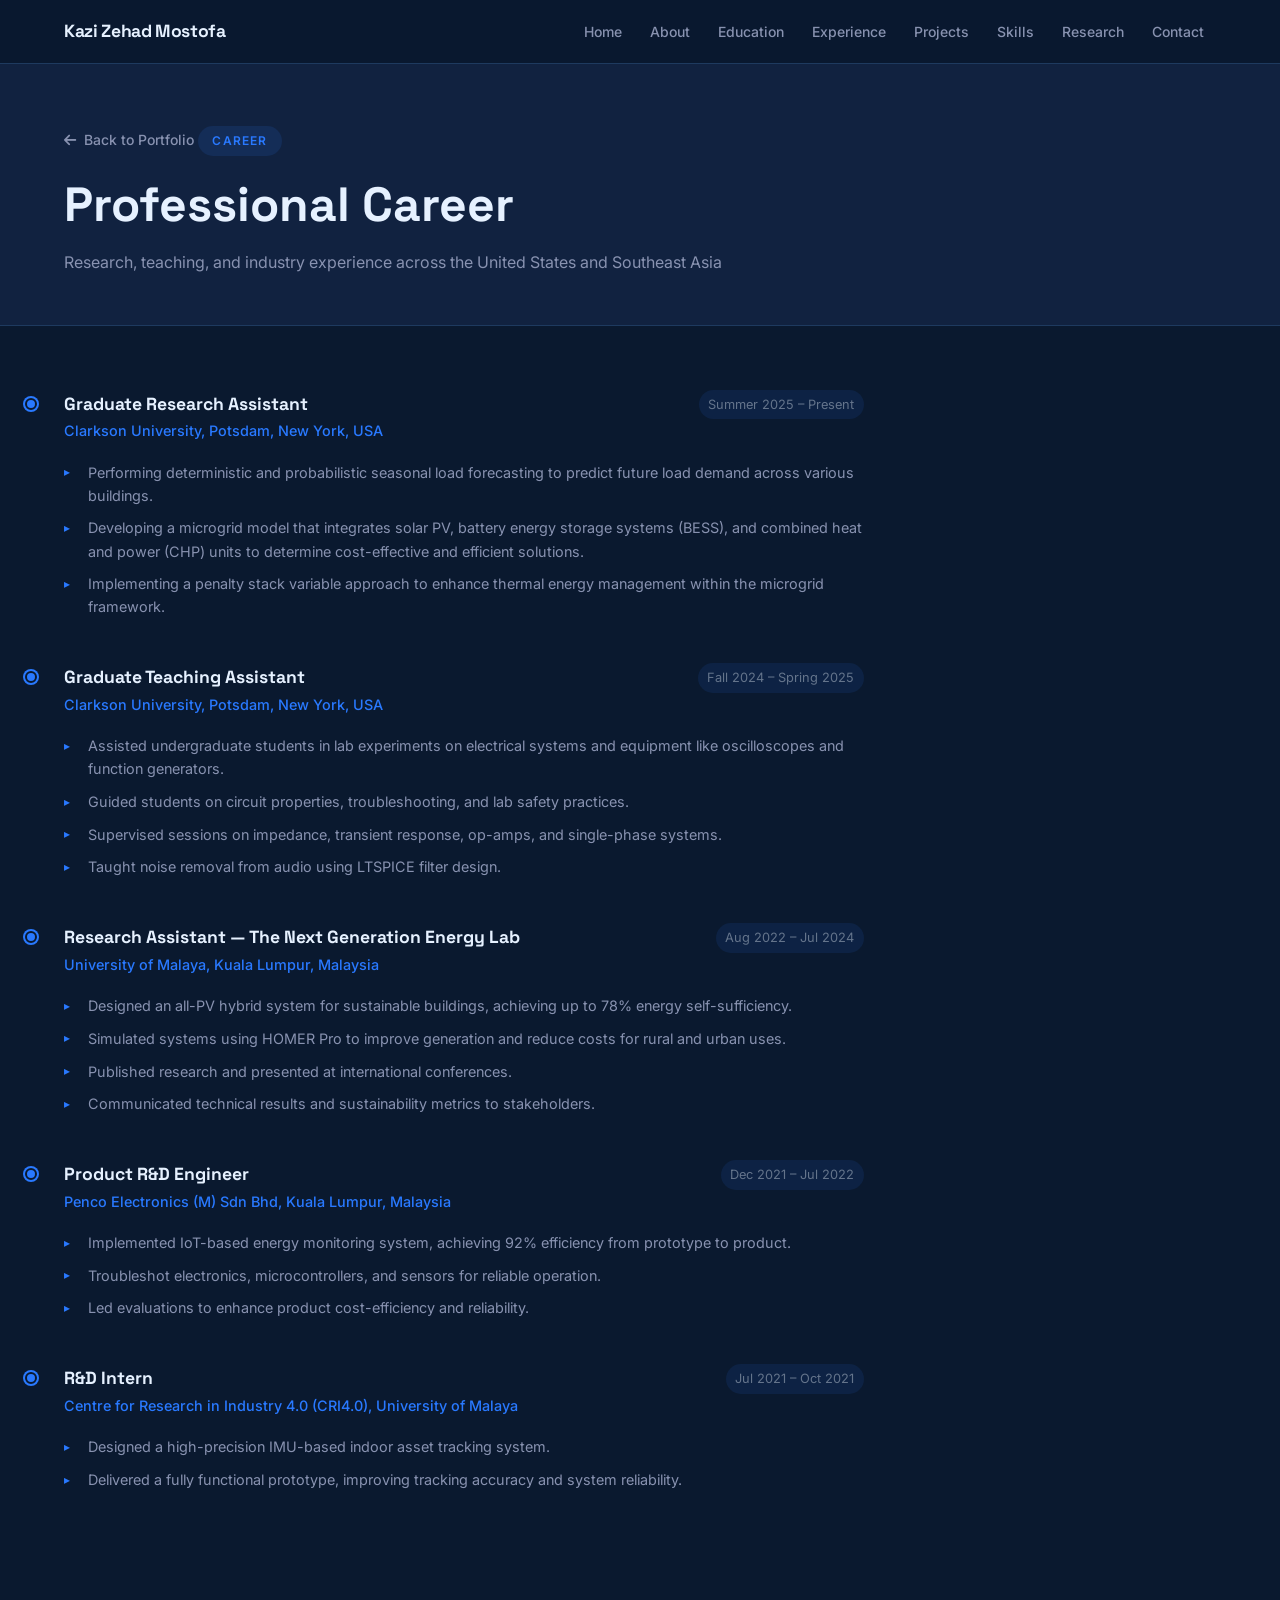
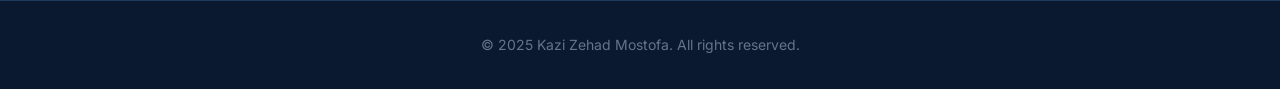
<file: work.html>
<!DOCTYPE html>
<html lang="en">
<head>
  <meta charset="UTF-8" />
  <meta name="viewport" content="width=device-width, initial-scale=1.0" />
  <title>Professional Career — Kazi Zehad Mostofa</title>

  <!-- Google Fonts -->
  <link rel="preconnect" href="https://fonts.googleapis.com" />
  <link rel="preconnect" href="https://fonts.gstatic.com" crossorigin />
  <link href="https://fonts.googleapis.com/css2?family=Inter:wght@300;400;500;600;700&family=Space+Grotesk:wght@400;500;600;700&display=swap" rel="stylesheet" />

  <!-- Font Awesome -->
  <link rel="stylesheet" href="https://cdnjs.cloudflare.com/ajax/libs/font-awesome/6.4.0/css/all.min.css" />

  <!-- Portfolio CSS -->
  <link rel="stylesheet" href="assets/css/portfolio.css" />
</head>
<body>

  <!-- Navbar -->
  <nav id="navbar" role="navigation" aria-label="Main navigation">
    <div class="nav-inner">
      <a href="index.html" class="nav-brand">Kazi Zehad Mostofa</a>
      <div class="nav-links">
        <a href="index.html#hero">Home</a>
        <a href="index.html#about">About</a>
        <a href="index.html#education">Education</a>
        <a href="index.html#experience">Experience</a>
        <a href="index.html#projects">Projects</a>
        <a href="index.html#skills">Skills</a>
        <a href="index.html#research">Research</a>
        <a href="index.html#contact">Contact</a>
      </div>
      <button class="nav-hamburger" id="nav-hamburger" aria-label="Toggle navigation" aria-expanded="false">
        <span></span><span></span><span></span>
      </button>
    </div>
  </nav>
  <div class="nav-mobile" id="nav-mobile">
    <a href="index.html#hero">Home</a>
    <a href="index.html#about">About</a>
    <a href="index.html#education">Education</a>
    <a href="index.html#experience">Experience</a>
    <a href="index.html#projects">Projects</a>
    <a href="index.html#skills">Skills</a>
    <a href="index.html#research">Research</a>
    <a href="index.html#contact">Contact</a>
  </div>

  <div class="page-wrapper">

    <div class="project-hero">
      <div class="container">
        <a href="index.html" class="back-btn"><i class="fa-solid fa-arrow-left"></i> Back to Portfolio</a>
        <span class="project-hero-tag">Career</span>
        <h1>Professional Career</h1>
        <p class="project-hero-tagline">Research, teaching, and industry experience across the United States and Southeast Asia</p>
      </div>
    </div>

    <div class="project-content">
      <div class="container">

        <div class="timeline" style="max-width:800px;">

          <!-- Job 1 -->
          <div class="timeline-item fade-in">
            <div class="job-header">
              <div>
                <div class="job-title">Graduate Research Assistant</div>
                <div class="job-company">Clarkson University, Potsdam, New York, USA</div>
              </div>
              <span class="job-period">Summer 2025 – Present</span>
            </div>
            <ul class="job-bullets">
              <li>Performing deterministic and probabilistic seasonal load forecasting to predict future load demand across various buildings.</li>
              <li>Developing a microgrid model that integrates solar PV, battery energy storage systems (BESS), and combined heat and power (CHP) units to determine cost-effective and efficient solutions.</li>
              <li>Implementing a penalty stack variable approach to enhance thermal energy management within the microgrid framework.</li>
            </ul>
          </div>

          <!-- Job 2 -->
          <div class="timeline-item fade-in">
            <div class="job-header">
              <div>
                <div class="job-title">Graduate Teaching Assistant</div>
                <div class="job-company">Clarkson University, Potsdam, New York, USA</div>
              </div>
              <span class="job-period">Fall 2024 – Spring 2025</span>
            </div>
            <ul class="job-bullets">
              <li>Assisted undergraduate students in lab experiments on electrical systems and equipment like oscilloscopes and function generators.</li>
              <li>Guided students on circuit properties, troubleshooting, and lab safety practices.</li>
              <li>Supervised sessions on impedance, transient response, op-amps, and single-phase systems.</li>
              <li>Taught noise removal from audio using LTSPICE filter design.</li>
            </ul>
          </div>

          <!-- Job 3 -->
          <div class="timeline-item fade-in">
            <div class="job-header">
              <div>
                <div class="job-title">Research Assistant — The Next Generation Energy Lab</div>
                <div class="job-company">University of Malaya, Kuala Lumpur, Malaysia</div>
              </div>
              <span class="job-period">Aug 2022 – Jul 2024</span>
            </div>
            <ul class="job-bullets">
              <li>Designed an all-PV hybrid system for sustainable buildings, achieving up to 78% energy self-sufficiency.</li>
              <li>Simulated systems using HOMER Pro to improve generation and reduce costs for rural and urban uses.</li>
              <li>Published research and presented at international conferences.</li>
              <li>Communicated technical results and sustainability metrics to stakeholders.</li>
            </ul>
          </div>

          <!-- Job 4 -->
          <div class="timeline-item fade-in">
            <div class="job-header">
              <div>
                <div class="job-title">Product R&amp;D Engineer</div>
                <div class="job-company">Penco Electronics (M) Sdn Bhd, Kuala Lumpur, Malaysia</div>
              </div>
              <span class="job-period">Dec 2021 – Jul 2022</span>
            </div>
            <ul class="job-bullets">
              <li>Implemented IoT-based energy monitoring system, achieving 92% efficiency from prototype to product.</li>
              <li>Troubleshot electronics, microcontrollers, and sensors for reliable operation.</li>
              <li>Led evaluations to enhance product cost-efficiency and reliability.</li>
            </ul>
          </div>

          <!-- Job 5 -->
          <div class="timeline-item fade-in">
            <div class="job-header">
              <div>
                <div class="job-title">R&amp;D Intern</div>
                <div class="job-company">Centre for Research in Industry 4.0 (CRI4.0), University of Malaya</div>
              </div>
              <span class="job-period">Jul 2021 – Oct 2021</span>
            </div>
            <ul class="job-bullets">
              <li>Designed a high-precision IMU-based indoor asset tracking system.</li>
              <li>Delivered a fully functional prototype, improving tracking accuracy and system reliability.</li>
            </ul>
          </div>

        </div>

      </div>
    </div>

  </div>

  <footer>
    <div class="container">
      <p>&copy; 2025 Kazi Zehad Mostofa. All rights reserved.</p>
    </div>
  </footer>

  <script src="assets/js/portfolio.js"></script>
</body>
</html>
</file>
<file: assets/css/portfolio.css>
/* ============================================================
   portfolio.css — Kazi Zehad Mostofa Portfolio
   Design System: Deep Navy + Electric Blue
   ============================================================ */

/* ── CSS Reset ────────────────────────────────────────────── */
*, *::before, *::after {
  box-sizing: border-box;
  margin: 0;
  padding: 0;
}

html {
  scroll-behavior: smooth;
  font-size: 16px;
}

body {
  font-family: 'Inter', sans-serif;
  background-color: var(--bg);
  color: var(--text-primary);
  line-height: 1.7;
  overflow-x: hidden;
}

img {
  max-width: 100%;
  height: auto;
  display: block;
}

a {
  color: var(--accent);
  text-decoration: none;
  transition: color 0.2s ease, opacity 0.2s ease;
}

a:hover {
  color: #5e97ff;
  opacity: 0.9;
}

ul, ol {
  list-style: none;
}

/* ── CSS Custom Properties ────────────────────────────────── */
:root {
  --bg:            #0a192f;
  --card-bg:       #112240;
  --accent:        #2979ff;
  --accent-hover:  #5e97ff;
  --text-primary:  #e6f1ff;
  --text-secondary:#8892b0;
  --text-muted:    #64748b;
  --border:        #1e3a5f;
  --font-body:     'Inter', sans-serif;
  --font-heading:  'Space Grotesk', sans-serif;
  --nav-height:    64px;
  --radius:        12px;
  --radius-sm:     8px;
  --shadow:        0 4px 24px rgba(0, 0, 0, 0.4);
  --shadow-card:   0 2px 16px rgba(0, 0, 0, 0.3);
  --transition:    0.3s ease;
  --max-width:     1200px;
  --section-py:    100px;
}

/* ── Typography ───────────────────────────────────────────── */
h1, h2, h3, h4, h5, h6 {
  font-family: var(--font-heading);
  color: var(--text-primary);
  line-height: 1.2;
  font-weight: 700;
}

h1 { font-size: clamp(2.5rem, 5vw, 4rem); }
h2 { font-size: clamp(1.8rem, 3vw, 2.5rem); }
h3 { font-size: clamp(1.2rem, 2vw, 1.6rem); }
h4 { font-size: 1.2rem; }
h5 { font-size: 1rem; }
h6 { font-size: 0.9rem; }

p {
  color: var(--text-secondary);
  margin-bottom: 1rem;
  font-size: 1rem;
}

p:last-child { margin-bottom: 0; }

strong { color: var(--text-primary); font-weight: 600; }

code {
  background: var(--card-bg);
  padding: 0.15em 0.4em;
  border-radius: 4px;
  font-size: 0.875em;
  color: var(--accent);
  font-family: 'Courier New', monospace;
}

/* ── Container ────────────────────────────────────────────── */
.container {
  max-width: var(--max-width);
  margin: 0 auto;
  padding: 0 1.5rem;
}

/* ── Navbar ───────────────────────────────────────────────── */
#navbar {
  position: fixed;
  top: 0;
  left: 0;
  right: 0;
  height: var(--nav-height);
  background: rgba(10, 25, 47, 0.85);
  backdrop-filter: blur(12px);
  -webkit-backdrop-filter: blur(12px);
  border-bottom: 1px solid var(--border);
  z-index: 1000;
  display: flex;
  align-items: center;
}

.nav-inner {
  max-width: var(--max-width);
  width: 100%;
  margin: 0 auto;
  padding: 0 1.5rem;
  display: flex;
  align-items: center;
  justify-content: space-between;
}

.nav-brand {
  font-family: var(--font-heading);
  font-size: 1.1rem;
  font-weight: 700;
  color: var(--text-primary);
  white-space: nowrap;
  letter-spacing: -0.02em;
}

.nav-brand:hover { color: var(--accent); opacity: 1; }

.nav-links {
  display: flex;
  align-items: center;
  gap: 0.25rem;
}

.nav-links a {
  color: var(--text-secondary);
  font-size: 0.875rem;
  font-weight: 500;
  padding: 0.4rem 0.75rem;
  border-radius: var(--radius-sm);
  transition: color var(--transition), background var(--transition);
  white-space: nowrap;
}

.nav-links a:hover,
.nav-links a.active {
  color: var(--accent);
  background: rgba(41, 121, 255, 0.1);
  opacity: 1;
}

/* Hamburger */
.nav-hamburger {
  display: none;
  flex-direction: column;
  gap: 5px;
  cursor: pointer;
  background: none;
  border: none;
  padding: 4px;
}

.nav-hamburger span {
  display: block;
  width: 24px;
  height: 2px;
  background: var(--text-secondary);
  border-radius: 2px;
  transition: all 0.3s ease;
}

.nav-hamburger.open span:nth-child(1) { transform: translateY(7px) rotate(45deg); }
.nav-hamburger.open span:nth-child(2) { opacity: 0; }
.nav-hamburger.open span:nth-child(3) { transform: translateY(-7px) rotate(-45deg); }

/* Mobile nav */
.nav-mobile {
  display: none;
  position: fixed;
  top: var(--nav-height);
  left: 0;
  right: 0;
  background: rgba(10, 25, 47, 0.98);
  border-bottom: 1px solid var(--border);
  flex-direction: column;
  padding: 1rem 1.5rem;
  gap: 0.25rem;
  z-index: 999;
}

.nav-mobile.open { display: flex; }

.nav-mobile a {
  color: var(--text-secondary);
  font-size: 1rem;
  font-weight: 500;
  padding: 0.6rem 0.75rem;
  border-radius: var(--radius-sm);
  transition: color var(--transition), background var(--transition);
}

.nav-mobile a:hover,
.nav-mobile a.active {
  color: var(--accent);
  background: rgba(41, 121, 255, 0.1);
  opacity: 1;
}

/* ── Section Base ─────────────────────────────────────────── */
section {
  padding: var(--section-py) 0;
}

.section-label {
  display: block;
  font-size: 0.8rem;
  font-weight: 600;
  text-transform: uppercase;
  letter-spacing: 0.15em;
  color: var(--accent);
  margin-bottom: 0.75rem;
}

.section-heading {
  font-family: var(--font-heading);
  font-size: clamp(1.8rem, 3vw, 2.4rem);
  color: var(--text-primary);
  margin-bottom: 3rem;
  position: relative;
}

.section-heading::after {
  content: '';
  display: block;
  width: 48px;
  height: 3px;
  background: var(--accent);
  border-radius: 2px;
  margin-top: 0.75rem;
}

/* ── Fade-in Animation ────────────────────────────────────── */
.fade-in {
  opacity: 0;
  transform: translateY(30px);
  transition: opacity 0.6s ease, transform 0.6s ease;
}

.fade-in.visible {
  opacity: 1;
  transform: translateY(0);
}

/* ── Buttons ──────────────────────────────────────────────── */
.btn-primary,
.btn-outline {
  display: inline-flex;
  align-items: center;
  gap: 0.5rem;
  padding: 0.75rem 1.75rem;
  border-radius: var(--radius-sm);
  font-family: var(--font-heading);
  font-size: 0.9rem;
  font-weight: 600;
  cursor: pointer;
  transition: all var(--transition);
  text-decoration: none;
  white-space: nowrap;
}

.btn-primary {
  background: var(--accent);
  color: #fff;
  border: 2px solid var(--accent);
}

.btn-primary:hover {
  background: var(--accent-hover);
  border-color: var(--accent-hover);
  color: #fff;
  transform: translateY(-2px);
  box-shadow: 0 8px 24px rgba(41, 121, 255, 0.35);
  opacity: 1;
}

.btn-outline {
  background: transparent;
  color: var(--accent);
  border: 2px solid var(--accent);
}

.btn-outline:hover {
  background: rgba(41, 121, 255, 0.12);
  color: var(--accent-hover);
  transform: translateY(-2px);
  opacity: 1;
}

/* ── Card ─────────────────────────────────────────────────── */
.card {
  background: var(--card-bg);
  border: 1px solid var(--border);
  border-radius: var(--radius);
  padding: 1.75rem;
  transition: transform var(--transition), box-shadow var(--transition), border-color var(--transition);
}

.card:hover {
  transform: translateY(-4px);
  box-shadow: var(--shadow);
  border-color: rgba(41, 121, 255, 0.4);
}

/* ── Hero ─────────────────────────────────────────────────── */
#hero {
  min-height: 100vh;
  display: flex;
  align-items: center;
  padding-top: var(--nav-height);
  position: relative;
  overflow: hidden;
}

#hero::before {
  content: '';
  position: absolute;
  top: -30%;
  right: -20%;
  width: 700px;
  height: 700px;
  background: radial-gradient(circle, rgba(41, 121, 255, 0.08) 0%, transparent 70%);
  pointer-events: none;
}

.hero-intro {
  font-size: 1.1rem;
  color: var(--accent);
  font-weight: 500;
  margin-bottom: 0.5rem;
  letter-spacing: 0.02em;
}

.hero-name {
  font-family: var(--font-heading);
  font-size: clamp(2.8rem, 6vw, 5rem);
  font-weight: 700;
  color: var(--text-primary);
  line-height: 1.1;
  margin-bottom: 1rem;
}

.hero-title {
  font-size: clamp(1rem, 2vw, 1.25rem);
  color: var(--text-secondary);
  font-weight: 500;
  margin-bottom: 1.25rem;
}

.hero-desc {
  font-size: 1.05rem;
  color: var(--text-secondary);
  max-width: 560px;
  margin-bottom: 2.5rem;
  line-height: 1.8;
}

.hero-actions {
  display: flex;
  flex-wrap: wrap;
  gap: 1rem;
  margin-bottom: 2.5rem;
}

.social-links {
  display: flex;
  flex-wrap: wrap;
  gap: 0.75rem;
  align-items: center;
}

.social-links a {
  display: inline-flex;
  align-items: center;
  justify-content: center;
  width: 42px;
  height: 42px;
  border-radius: 50%;
  background: var(--card-bg);
  border: 1px solid var(--border);
  color: var(--text-secondary);
  font-size: 1rem;
  transition: all var(--transition);
}

.social-links a:hover {
  background: rgba(41, 121, 255, 0.15);
  border-color: var(--accent);
  color: var(--accent);
  transform: translateY(-3px);
  opacity: 1;
}

/* ── About ────────────────────────────────────────────────── */
#about .about-grid {
  display: grid;
  grid-template-columns: 1fr 1fr;
  gap: 3rem;
  align-items: start;
}

#about .about-text p {
  font-size: 1rem;
  line-height: 1.9;
  margin-bottom: 1.25rem;
}

.about-links {
  display: flex;
  flex-wrap: wrap;
  gap: 0.75rem;
  margin-top: 1.5rem;
}

/* ── Education ────────────────────────────────────────────── */
#education .edu-grid {
  display: grid;
  grid-template-columns: 1fr 1fr;
  gap: 1.75rem;
}

.edu-card {
  background: var(--card-bg);
  border: 1px solid var(--border);
  border-radius: var(--radius);
  padding: 2rem;
  transition: transform var(--transition), box-shadow var(--transition), border-color var(--transition);
}

.edu-card:hover {
  transform: translateY(-4px);
  box-shadow: var(--shadow);
  border-color: rgba(41, 121, 255, 0.4);
}

.edu-badge {
  display: inline-block;
  background: rgba(41, 121, 255, 0.15);
  color: var(--accent);
  font-size: 0.75rem;
  font-weight: 600;
  text-transform: uppercase;
  letter-spacing: 0.1em;
  padding: 0.25rem 0.75rem;
  border-radius: 20px;
  margin-bottom: 1rem;
}

.edu-degree {
  font-size: 1.25rem;
  font-weight: 700;
  color: var(--text-primary);
  margin-bottom: 0.25rem;
}

.edu-focus {
  color: var(--accent);
  font-size: 0.9rem;
  font-weight: 500;
  margin-bottom: 0.5rem;
}

.edu-school {
  color: var(--text-secondary);
  font-size: 0.95rem;
  margin-bottom: 0.25rem;
}

.edu-period {
  color: var(--text-muted);
  font-size: 0.85rem;
  margin-bottom: 1rem;
}

.edu-details {
  margin-top: 1rem;
  padding-top: 1rem;
  border-top: 1px solid var(--border);
}

.edu-details ul {
  list-style: none;
  padding: 0;
}

.edu-details li {
  color: var(--text-secondary);
  font-size: 0.9rem;
  padding: 0.3rem 0;
  padding-left: 1.25rem;
  position: relative;
}

.edu-details li::before {
  content: '▸';
  color: var(--accent);
  position: absolute;
  left: 0;
  font-size: 0.75rem;
  top: 0.35rem;
}

/* ── Work Experience ──────────────────────────────────────── */
#experience .timeline {
  position: relative;
  padding-left: 2rem;
}

#experience .timeline::before {
  content: '';
  position: absolute;
  left: 0;
  top: 0;
  bottom: 0;
  width: 2px;
  background: linear-gradient(to bottom, var(--accent), transparent);
}

.timeline-item {
  position: relative;
  margin-bottom: 2.5rem;
}

.timeline-item::before {
  content: '';
  position: absolute;
  left: -2.45rem;
  top: 0.5rem;
  width: 12px;
  height: 12px;
  border-radius: 50%;
  background: var(--accent);
  border: 2px solid var(--bg);
  box-shadow: 0 0 0 2px var(--accent);
}

.job-header {
  display: flex;
  align-items: flex-start;
  justify-content: space-between;
  gap: 1rem;
  margin-bottom: 0.75rem;
  flex-wrap: wrap;
}

.job-title {
  font-family: var(--font-heading);
  font-size: 1.1rem;
  font-weight: 700;
  color: var(--text-primary);
}

.job-company {
  color: var(--accent);
  font-size: 0.9rem;
  font-weight: 500;
}

.job-period {
  font-size: 0.8rem;
  color: var(--text-muted);
  background: rgba(41, 121, 255, 0.1);
  padding: 0.25rem 0.6rem;
  border-radius: 20px;
  white-space: nowrap;
}

.job-bullets {
  list-style: none;
  padding: 0;
}

.job-bullets li {
  color: var(--text-secondary);
  font-size: 0.9rem;
  padding: 0.3rem 0 0.3rem 1.5rem;
  position: relative;
  line-height: 1.6;
}

.job-bullets li::before {
  content: '▸';
  color: var(--accent);
  position: absolute;
  left: 0;
  font-size: 0.75rem;
  top: 0.4rem;
}

/* ── Projects ─────────────────────────────────────────────── */
#projects .projects-grid {
  display: grid;
  grid-template-columns: repeat(3, 1fr);
  gap: 1.5rem;
}

.project-card {
  background: var(--card-bg);
  border: 1px solid var(--border);
  border-radius: var(--radius);
  padding: 1.75rem;
  display: flex;
  flex-direction: column;
  transition: transform var(--transition), box-shadow var(--transition), border-color var(--transition);
}

.project-card:hover {
  transform: translateY(-5px);
  box-shadow: var(--shadow);
  border-color: rgba(41, 121, 255, 0.4);
}

.project-icon {
  width: 48px;
  height: 48px;
  background: rgba(41, 121, 255, 0.12);
  border-radius: var(--radius-sm);
  display: flex;
  align-items: center;
  justify-content: center;
  font-size: 1.3rem;
  color: var(--accent);
  margin-bottom: 1rem;
}

.project-tag {
  font-size: 0.7rem;
  font-weight: 600;
  text-transform: uppercase;
  letter-spacing: 0.1em;
  color: var(--accent);
  margin-bottom: 0.5rem;
}

.project-title {
  font-family: var(--font-heading);
  font-size: 1rem;
  font-weight: 700;
  color: var(--text-primary);
  margin-bottom: 0.75rem;
  line-height: 1.3;
}

.project-desc {
  font-size: 0.875rem;
  color: var(--text-secondary);
  line-height: 1.6;
  flex: 1;
  margin-bottom: 1.25rem;
}

/* ── Skills ───────────────────────────────────────────────── */
#skills .skills-grid {
  display: grid;
  grid-template-columns: repeat(3, 1fr);
  gap: 1.5rem;
  margin-bottom: 4rem;
}

.skill-card {
  background: var(--card-bg);
  border: 1px solid var(--border);
  border-radius: var(--radius);
  padding: 1.5rem;
  transition: transform var(--transition), border-color var(--transition);
}

.skill-card:hover {
  transform: translateY(-3px);
  border-color: rgba(41, 121, 255, 0.4);
}

.skill-card-icon {
  font-size: 1.4rem;
  color: var(--accent);
  margin-bottom: 0.75rem;
}

.skill-card-title {
  font-family: var(--font-heading);
  font-size: 0.9rem;
  font-weight: 700;
  color: var(--text-primary);
  margin-bottom: 0.75rem;
  text-transform: uppercase;
  letter-spacing: 0.05em;
}

.skill-pills {
  display: flex;
  flex-wrap: wrap;
  gap: 0.4rem;
}

.skill-pill {
  font-size: 0.75rem;
  color: var(--text-secondary);
  background: rgba(255, 255, 255, 0.05);
  border: 1px solid var(--border);
  padding: 0.25rem 0.6rem;
  border-radius: 20px;
  transition: all 0.2s;
}

.skill-pill:hover {
  background: rgba(41, 121, 255, 0.12);
  border-color: rgba(41, 121, 255, 0.4);
  color: var(--accent);
}

/* Certifications */
.cert-section {
  margin-top: 1rem;
}

.cert-group {
  margin-bottom: 2rem;
}

.cert-group-title {
  font-family: var(--font-heading);
  font-size: 1rem;
  font-weight: 600;
  color: var(--accent);
  margin-bottom: 1rem;
  padding-bottom: 0.5rem;
  border-bottom: 1px solid var(--border);
}

.cert-list {
  list-style: none;
  padding: 0;
}

.cert-list li {
  color: var(--text-secondary);
  font-size: 0.9rem;
  padding: 0.4rem 0 0.4rem 1.5rem;
  position: relative;
}

.cert-list li::before {
  content: '✓';
  color: var(--accent);
  position: absolute;
  left: 0;
  font-size: 0.8rem;
}

/* ── Research & Publications ──────────────────────────────── */
#research .pub-grid {
  display: grid;
  grid-template-columns: repeat(2, 1fr);
  gap: 1.25rem;
  margin-bottom: 4rem;
}

.pub-card {
  background: var(--card-bg);
  border: 1px solid var(--border);
  border-radius: var(--radius);
  padding: 1.5rem;
  transition: transform var(--transition), border-color var(--transition);
}

.pub-card:hover {
  transform: translateY(-3px);
  border-color: rgba(41, 121, 255, 0.4);
}

.pub-title {
  font-family: var(--font-heading);
  font-size: 0.95rem;
  font-weight: 600;
  color: var(--text-primary);
  margin-bottom: 0.5rem;
  line-height: 1.4;
}

.pub-journal {
  color: var(--accent);
  font-size: 0.8rem;
  font-weight: 500;
  margin-bottom: 0.25rem;
}

.pub-year {
  color: var(--text-muted);
  font-size: 0.8rem;
}

.pub-link {
  display: inline-flex;
  align-items: center;
  gap: 0.3rem;
  font-size: 0.8rem;
  color: var(--accent);
  margin-top: 0.75rem;
  font-weight: 500;
}

/* Conference */
.conf-list {
  display: flex;
  flex-direction: column;
  gap: 1.25rem;
  margin-bottom: 2.5rem;
}

.conf-item {
  background: var(--card-bg);
  border: 1px solid var(--border);
  border-radius: var(--radius);
  padding: 1.5rem;
  display: flex;
  gap: 1.25rem;
  align-items: flex-start;
  transition: border-color var(--transition);
}

.conf-item:hover { border-color: rgba(41, 121, 255, 0.4); }

.conf-num {
  flex-shrink: 0;
  width: 36px;
  height: 36px;
  background: rgba(41, 121, 255, 0.15);
  color: var(--accent);
  border-radius: 50%;
  display: flex;
  align-items: center;
  justify-content: center;
  font-size: 0.8rem;
  font-weight: 700;
}

.conf-body { flex: 1; }

.conf-name {
  font-family: var(--font-heading);
  font-size: 0.95rem;
  font-weight: 700;
  color: var(--text-primary);
  margin-bottom: 0.25rem;
}

.conf-location {
  color: var(--text-muted);
  font-size: 0.8rem;
  margin-bottom: 0.5rem;
}

.conf-desc {
  color: var(--text-secondary);
  font-size: 0.875rem;
  line-height: 1.6;
}

/* Leadership */
.leadership-grid {
  display: grid;
  grid-template-columns: repeat(3, 1fr);
  gap: 1.25rem;
}

.leadership-card {
  background: var(--card-bg);
  border: 1px solid var(--border);
  border-radius: var(--radius);
  padding: 1.5rem;
  transition: transform var(--transition), border-color var(--transition);
}

.leadership-card:hover {
  transform: translateY(-3px);
  border-color: rgba(41, 121, 255, 0.4);
}

.leadership-role {
  font-family: var(--font-heading);
  font-size: 1rem;
  font-weight: 700;
  color: var(--text-primary);
  margin-bottom: 0.25rem;
}

.leadership-org {
  color: var(--accent);
  font-size: 0.85rem;
  font-weight: 500;
  margin-bottom: 0.25rem;
}

.leadership-period {
  color: var(--text-muted);
  font-size: 0.8rem;
  margin-bottom: 1rem;
}

/* ── Contact ──────────────────────────────────────────────── */
#contact .contact-grid {
  display: grid;
  grid-template-columns: 1fr 1fr;
  gap: 3rem;
  align-items: start;
}

.contact-form {
  display: flex;
  flex-direction: column;
  gap: 1rem;
}

.form-group {
  display: flex;
  flex-direction: column;
  gap: 0.4rem;
}

.form-group label {
  font-size: 0.85rem;
  font-weight: 500;
  color: var(--text-secondary);
}

.form-group input,
.form-group textarea {
  background: var(--card-bg);
  border: 1px solid var(--border);
  border-radius: var(--radius-sm);
  padding: 0.75rem 1rem;
  color: var(--text-primary);
  font-family: var(--font-body);
  font-size: 0.95rem;
  transition: border-color var(--transition);
  outline: none;
}

.form-group input:focus,
.form-group textarea:focus {
  border-color: var(--accent);
  box-shadow: 0 0 0 3px rgba(41, 121, 255, 0.1);
}

.form-group textarea {
  resize: vertical;
  min-height: 140px;
}

.contact-info {
  display: flex;
  flex-direction: column;
  gap: 1.25rem;
}

.contact-info-item {
  display: flex;
  align-items: center;
  gap: 1rem;
}

.contact-info-icon {
  width: 44px;
  height: 44px;
  background: rgba(41, 121, 255, 0.12);
  border-radius: 50%;
  display: flex;
  align-items: center;
  justify-content: center;
  color: var(--accent);
  font-size: 1rem;
  flex-shrink: 0;
}

.contact-info-text {
  font-size: 0.9rem;
  color: var(--text-secondary);
}

.contact-info-text strong {
  display: block;
  font-size: 0.8rem;
  text-transform: uppercase;
  letter-spacing: 0.05em;
  color: var(--text-muted);
  margin-bottom: 0.15rem;
}

/* ── Footer ───────────────────────────────────────────────── */
footer {
  border-top: 1px solid var(--border);
  padding: 2rem 0;
  text-align: center;
}

footer p {
  color: var(--text-muted);
  font-size: 0.875rem;
  margin: 0;
}

/* ── Project Pages ────────────────────────────────────────── */
.page-wrapper {
  padding-top: var(--nav-height);
}

.back-btn {
  display: inline-flex;
  align-items: center;
  gap: 0.5rem;
  color: var(--text-secondary);
  font-size: 0.875rem;
  font-weight: 500;
  padding: 0.5rem 0;
  margin-bottom: 1rem;
  transition: color var(--transition);
}

.back-btn:hover {
  color: var(--accent);
  opacity: 1;
}

.project-hero {
  background: var(--card-bg);
  border-bottom: 1px solid var(--border);
  padding: 3.5rem 0 3rem;
}

.project-hero-tag {
  display: inline-block;
  font-size: 0.75rem;
  font-weight: 600;
  text-transform: uppercase;
  letter-spacing: 0.1em;
  color: var(--accent);
  background: rgba(41, 121, 255, 0.12);
  padding: 0.3rem 0.9rem;
  border-radius: 20px;
  margin-bottom: 1rem;
}

.project-hero h1 {
  font-size: clamp(1.8rem, 4vw, 3rem);
  margin-bottom: 1rem;
}

.project-hero-tagline {
  color: var(--text-secondary);
  font-size: 1rem;
  margin-bottom: 1.5rem;
  line-height: 1.7;
}

.pills-row {
  display: flex;
  flex-wrap: wrap;
  gap: 0.5rem;
  margin-bottom: 1.5rem;
}

.pill {
  font-size: 0.75rem;
  font-weight: 500;
  padding: 0.3rem 0.8rem;
  border-radius: 20px;
  background: rgba(41, 121, 255, 0.1);
  border: 1px solid rgba(41, 121, 255, 0.3);
  color: var(--accent);
}

.project-content {
  padding: 4rem 0;
}

.project-section {
  margin-bottom: 4rem;
}

.project-section-title {
  font-family: var(--font-heading);
  font-size: 1.5rem;
  font-weight: 700;
  color: var(--text-primary);
  margin-bottom: 1.5rem;
  padding-bottom: 0.75rem;
  border-bottom: 2px solid var(--border);
  display: flex;
  align-items: center;
  gap: 0.75rem;
}

.project-section-title i {
  color: var(--accent);
  font-size: 1.1rem;
}

/* Grid layouts for project pages */
.grid-2 {
  display: grid;
  grid-template-columns: 1fr 1fr;
  gap: 1.5rem;
}

.grid-3 {
  display: grid;
  grid-template-columns: repeat(3, 1fr);
  gap: 1.5rem;
}

/* KPI grid */
.kpi-grid {
  display: grid;
  grid-template-columns: repeat(4, 1fr);
  gap: 1.25rem;
  margin-bottom: 2rem;
}

.kpi-card {
  background: var(--card-bg);
  border: 1px solid var(--border);
  border-radius: var(--radius);
  padding: 1.5rem;
  text-align: center;
}

.kpi-value {
  font-family: var(--font-heading);
  font-size: 1.8rem;
  font-weight: 700;
  color: var(--accent);
  line-height: 1;
  margin-bottom: 0.4rem;
}

.kpi-label {
  font-size: 0.8rem;
  color: var(--text-muted);
  text-transform: uppercase;
  letter-spacing: 0.05em;
  margin-bottom: 0.25rem;
}

.kpi-detail {
  font-size: 0.75rem;
  color: var(--text-secondary);
}

/* Tables for project pages */
.table-wrapper {
  overflow-x: auto;
  border-radius: var(--radius);
  border: 1px solid var(--border);
  margin-bottom: 1.5rem;
}

table {
  width: 100%;
  border-collapse: collapse;
  font-size: 0.875rem;
}

thead tr {
  background: rgba(41, 121, 255, 0.1);
}

thead th {
  padding: 0.85rem 1rem;
  text-align: left;
  font-family: var(--font-heading);
  font-size: 0.8rem;
  font-weight: 600;
  color: var(--accent);
  text-transform: uppercase;
  letter-spacing: 0.05em;
  border-bottom: 1px solid var(--border);
  white-space: nowrap;
}

tbody tr {
  border-bottom: 1px solid var(--border);
  transition: background 0.2s;
}

tbody tr:last-child { border-bottom: none; }

tbody tr:hover { background: rgba(255, 255, 255, 0.03); }

tbody td {
  padding: 0.75rem 1rem;
  color: var(--text-secondary);
  vertical-align: top;
  line-height: 1.5;
}

tbody td:first-child {
  color: var(--text-primary);
  font-weight: 500;
}

/* Note boxes */
.note-box {
  background: rgba(41, 121, 255, 0.07);
  border: 1px solid rgba(41, 121, 255, 0.25);
  border-left: 4px solid var(--accent);
  border-radius: var(--radius-sm);
  padding: 1rem 1.25rem;
  margin: 1.25rem 0;
}

.note-box p {
  color: var(--text-secondary);
  font-size: 0.9rem;
  margin: 0;
}

/* TOC / page guide */
.toc-grid {
  display: grid;
  grid-template-columns: repeat(3, 1fr);
  gap: 1rem;
  margin-bottom: 2rem;
}

.toc-column h4 {
  font-size: 0.8rem;
  text-transform: uppercase;
  letter-spacing: 0.1em;
  color: var(--text-muted);
  margin-bottom: 0.5rem;
}

.toc-column ul {
  list-style: none;
  padding: 0;
}

.toc-column ul li a {
  font-size: 0.875rem;
  color: var(--text-secondary);
  padding: 0.2rem 0;
  display: block;
  transition: color 0.2s;
}

.toc-column ul li a:hover {
  color: var(--accent);
  opacity: 1;
}

/* Figure captions */
.figure-wrapper {
  margin: 1.5rem 0;
  text-align: center;
}

.figure-wrapper img {
  border-radius: var(--radius-sm);
  border: 1px solid var(--border);
  max-width: 100%;
  margin: 0 auto;
}

.figure-caption {
  font-size: 0.82rem;
  color: var(--text-muted);
  margin-top: 0.5rem;
  font-style: italic;
}

/* Publication box */
.pub-box {
  background: var(--card-bg);
  border: 1px solid var(--border);
  border-left: 4px solid var(--accent);
  border-radius: var(--radius-sm);
  padding: 1.25rem 1.5rem;
  margin-top: 1.5rem;
}

.pub-box h4 {
  font-size: 0.8rem;
  text-transform: uppercase;
  letter-spacing: 0.08em;
  color: var(--accent);
  margin-bottom: 0.5rem;
}

.pub-box p {
  font-size: 0.9rem;
  color: var(--text-secondary);
  margin: 0;
}

/* Collapsible details */
details summary {
  cursor: pointer;
  font-family: var(--font-heading);
  font-size: 0.95rem;
  font-weight: 600;
  color: var(--text-primary);
  padding: 0.75rem 0;
  list-style: none;
  display: flex;
  align-items: center;
  gap: 0.5rem;
}

details summary::-webkit-details-marker { display: none; }

details summary::before {
  content: '▸';
  color: var(--accent);
  transition: transform 0.2s;
}

details[open] summary::before {
  transform: rotate(90deg);
}

/* Stat cards */
.stat-grid {
  display: grid;
  grid-template-columns: repeat(3, 1fr);
  gap: 1.25rem;
  margin-bottom: 2rem;
}

.stat-card {
  background: var(--card-bg);
  border: 1px solid var(--border);
  border-radius: var(--radius);
  padding: 1.5rem;
  text-align: center;
}

.stat-value {
  font-family: var(--font-heading);
  font-size: 2rem;
  font-weight: 700;
  color: var(--accent);
  line-height: 1;
  margin-bottom: 0.5rem;
}

.stat-label {
  font-size: 0.8rem;
  color: var(--text-muted);
  text-transform: uppercase;
  letter-spacing: 0.05em;
  margin-bottom: 0.4rem;
}

.stat-desc {
  font-size: 0.82rem;
  color: var(--text-secondary);
  line-height: 1.5;
}

/* Conf images on conference.html */
.conf-cert-img {
  width: 100%;
  max-width: 360px;
  border-radius: var(--radius-sm);
  border: 1px solid var(--border);
  margin-top: 0.75rem;
}

/* Generic/Education page */
.edu-page-grid {
  display: grid;
  grid-template-columns: 1fr 1fr;
  gap: 2rem;
}

/* ── Responsive Breakpoints ───────────────────────────────── */
@media (max-width: 1024px) {
  .kpi-grid {
    grid-template-columns: repeat(2, 1fr);
  }

  #projects .projects-grid {
    grid-template-columns: repeat(2, 1fr);
  }

  #skills .skills-grid {
    grid-template-columns: repeat(2, 1fr);
  }

  #research .pub-grid {
    grid-template-columns: 1fr;
  }

  .leadership-grid {
    grid-template-columns: repeat(2, 1fr);
  }

  .toc-grid {
    grid-template-columns: repeat(2, 1fr);
  }
}

@media (max-width: 768px) {
  :root {
    --section-py: 60px;
  }

  .nav-links { display: none; }
  .nav-hamburger { display: flex; }

  #about .about-grid {
    grid-template-columns: 1fr;
    gap: 2rem;
  }

  #education .edu-grid {
    grid-template-columns: 1fr;
  }

  #experience .timeline {
    padding-left: 1.5rem;
  }

  #projects .projects-grid {
    grid-template-columns: 1fr;
  }

  #skills .skills-grid {
    grid-template-columns: 1fr;
  }

  #contact .contact-grid {
    grid-template-columns: 1fr;
  }

  .grid-2, .grid-3 {
    grid-template-columns: 1fr;
  }

  .kpi-grid {
    grid-template-columns: repeat(2, 1fr);
  }

  .stat-grid {
    grid-template-columns: 1fr;
  }

  .leadership-grid {
    grid-template-columns: 1fr;
  }

  .toc-grid {
    grid-template-columns: 1fr;
  }

  .edu-page-grid {
    grid-template-columns: 1fr;
  }

  .hero-actions {
    flex-direction: column;
  }

  .hero-actions .btn-primary,
  .hero-actions .btn-outline {
    width: 100%;
    justify-content: center;
  }

  .job-header {
    flex-direction: column;
    gap: 0.5rem;
  }
}

@media (max-width: 480px) {
  .kpi-grid {
    grid-template-columns: 1fr 1fr;
  }

  .pills-row {
    gap: 0.35rem;
  }

  thead th {
    font-size: 0.7rem;
    padding: 0.6rem 0.6rem;
  }

  tbody td {
    font-size: 0.8rem;
    padding: 0.6rem 0.6rem;
  }
}
</file>
